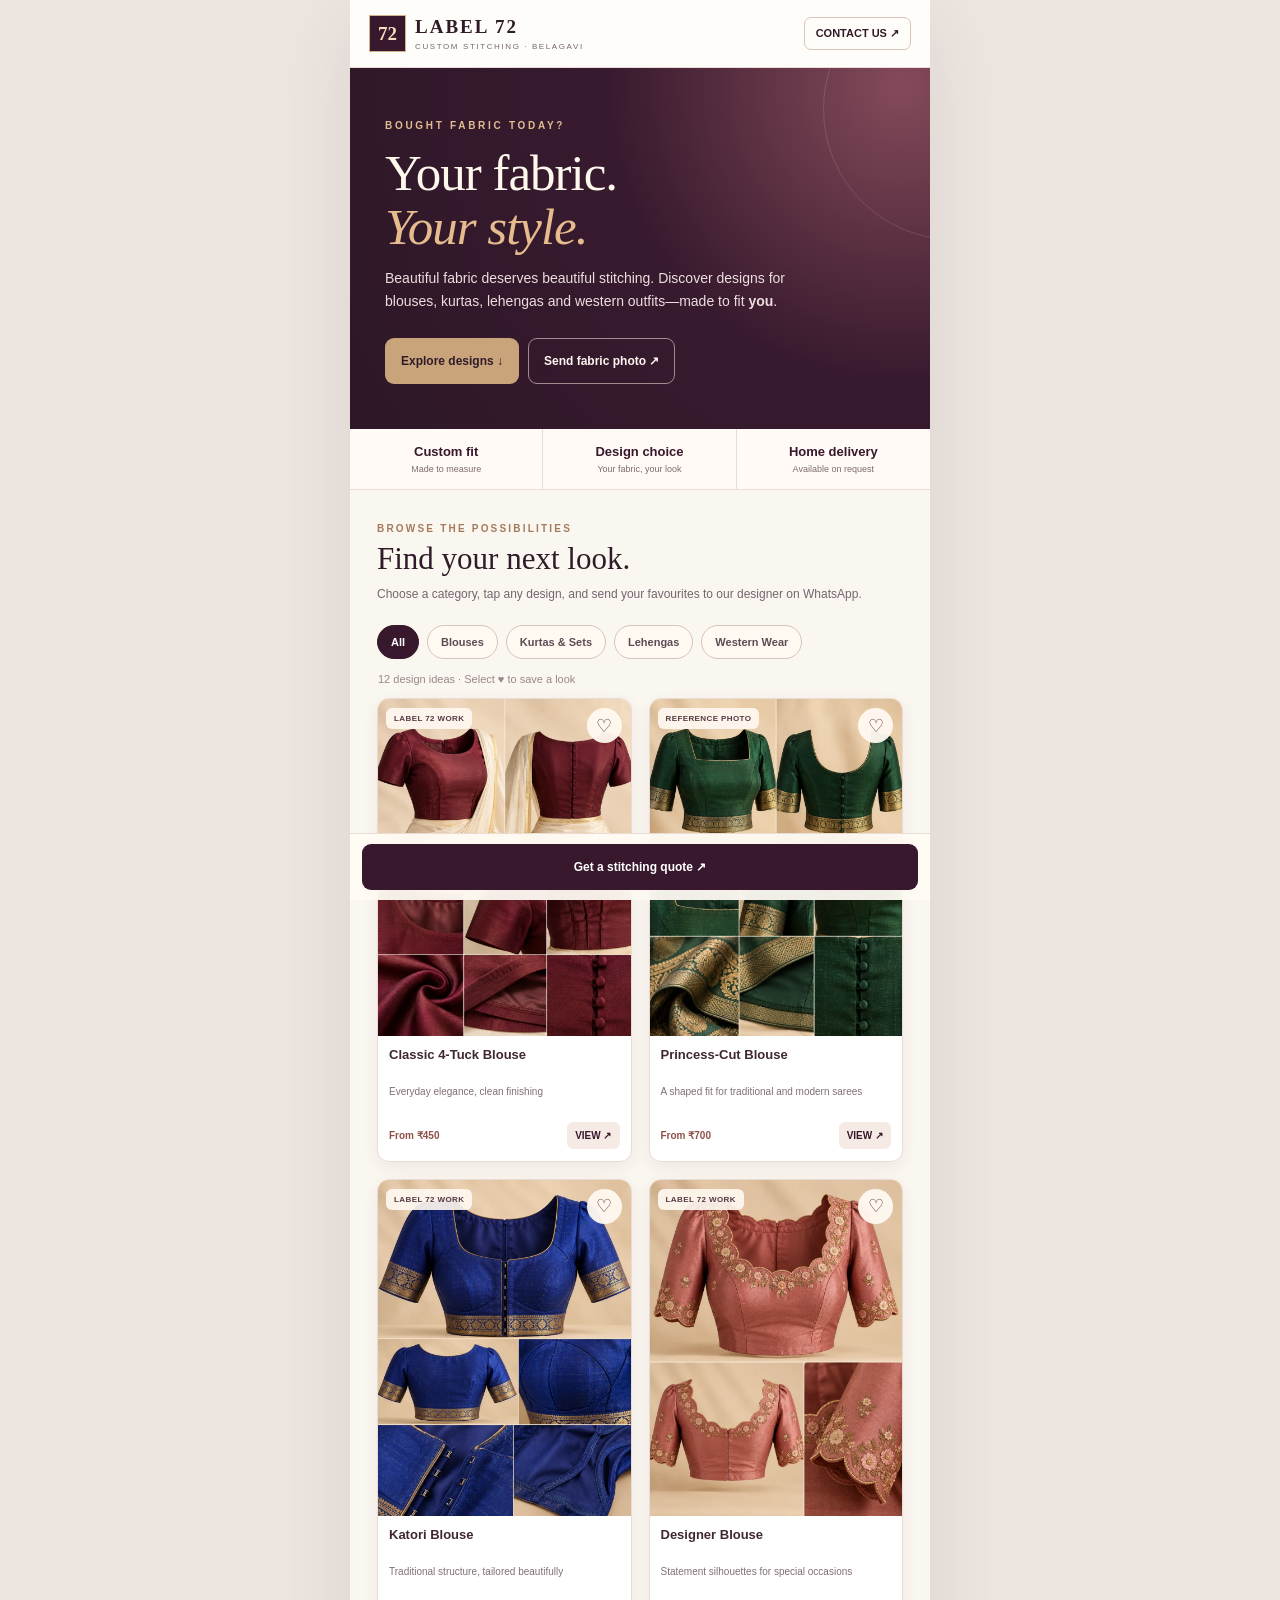
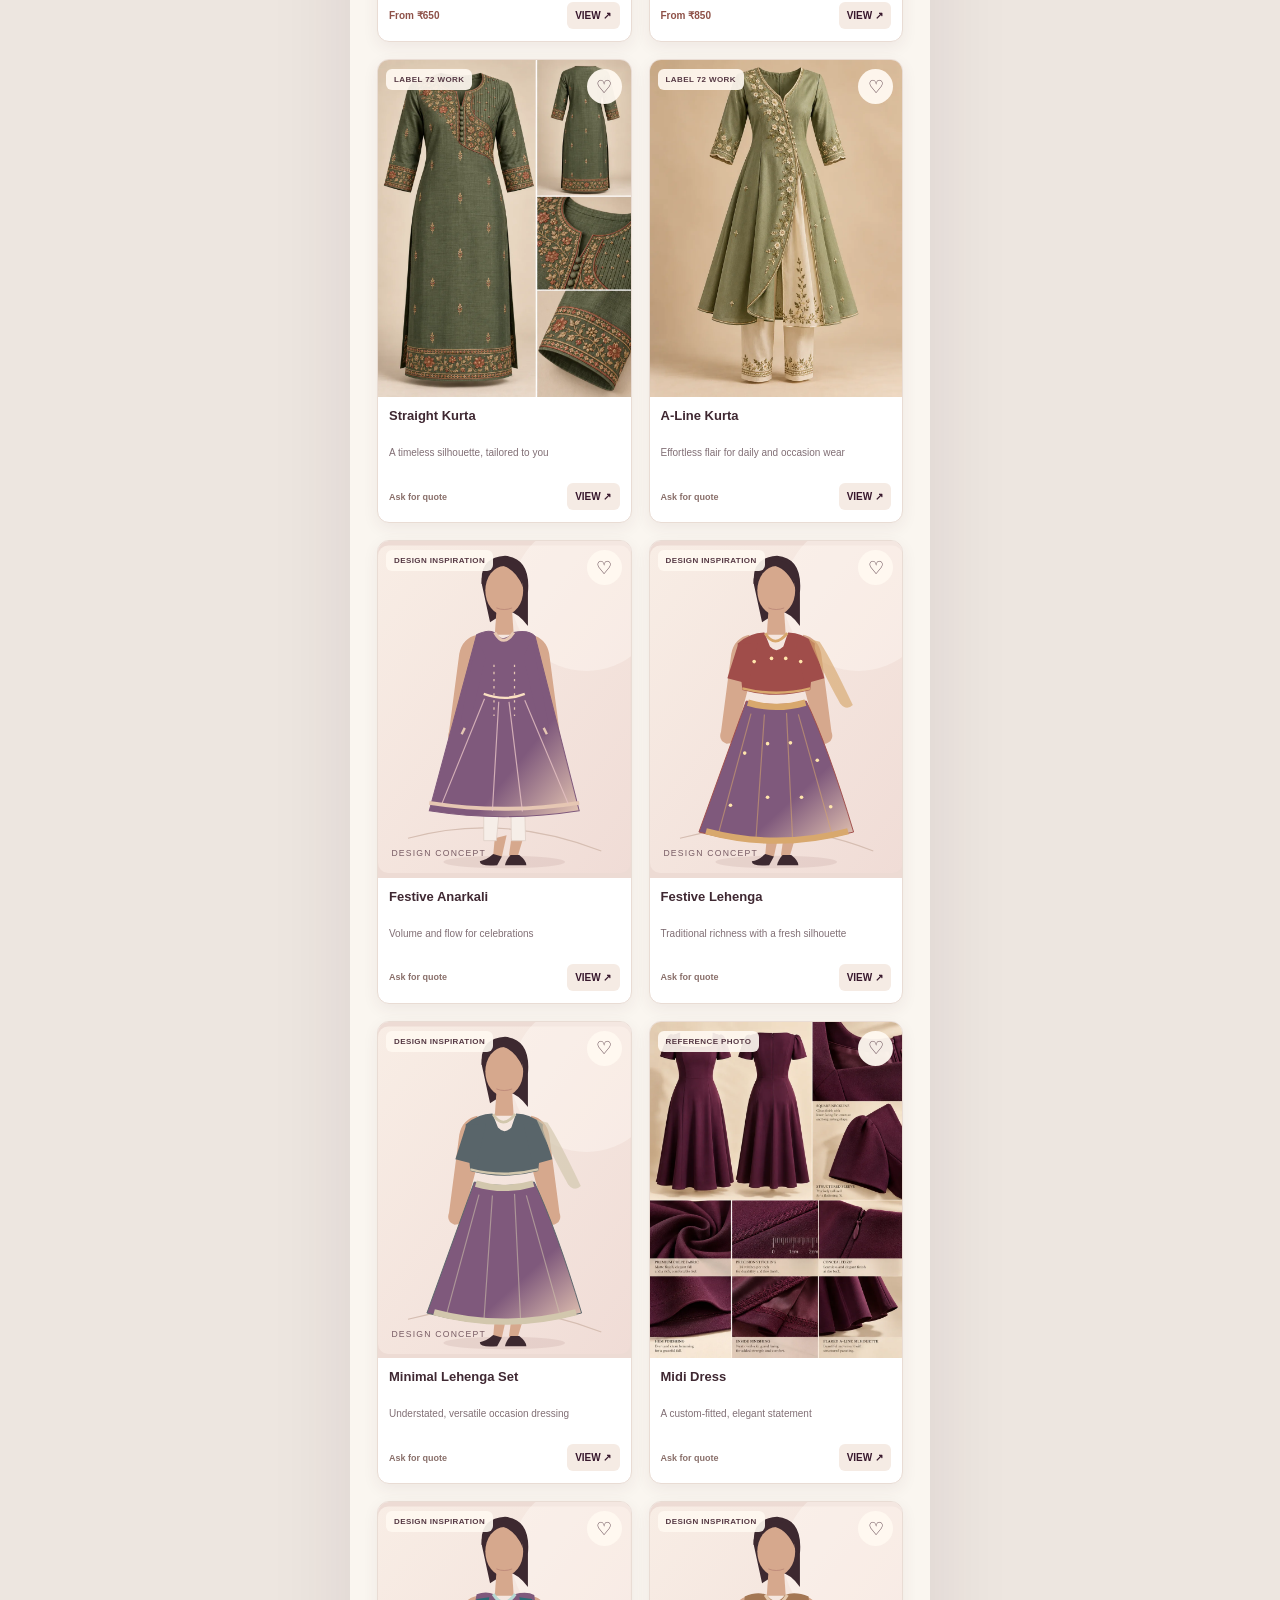
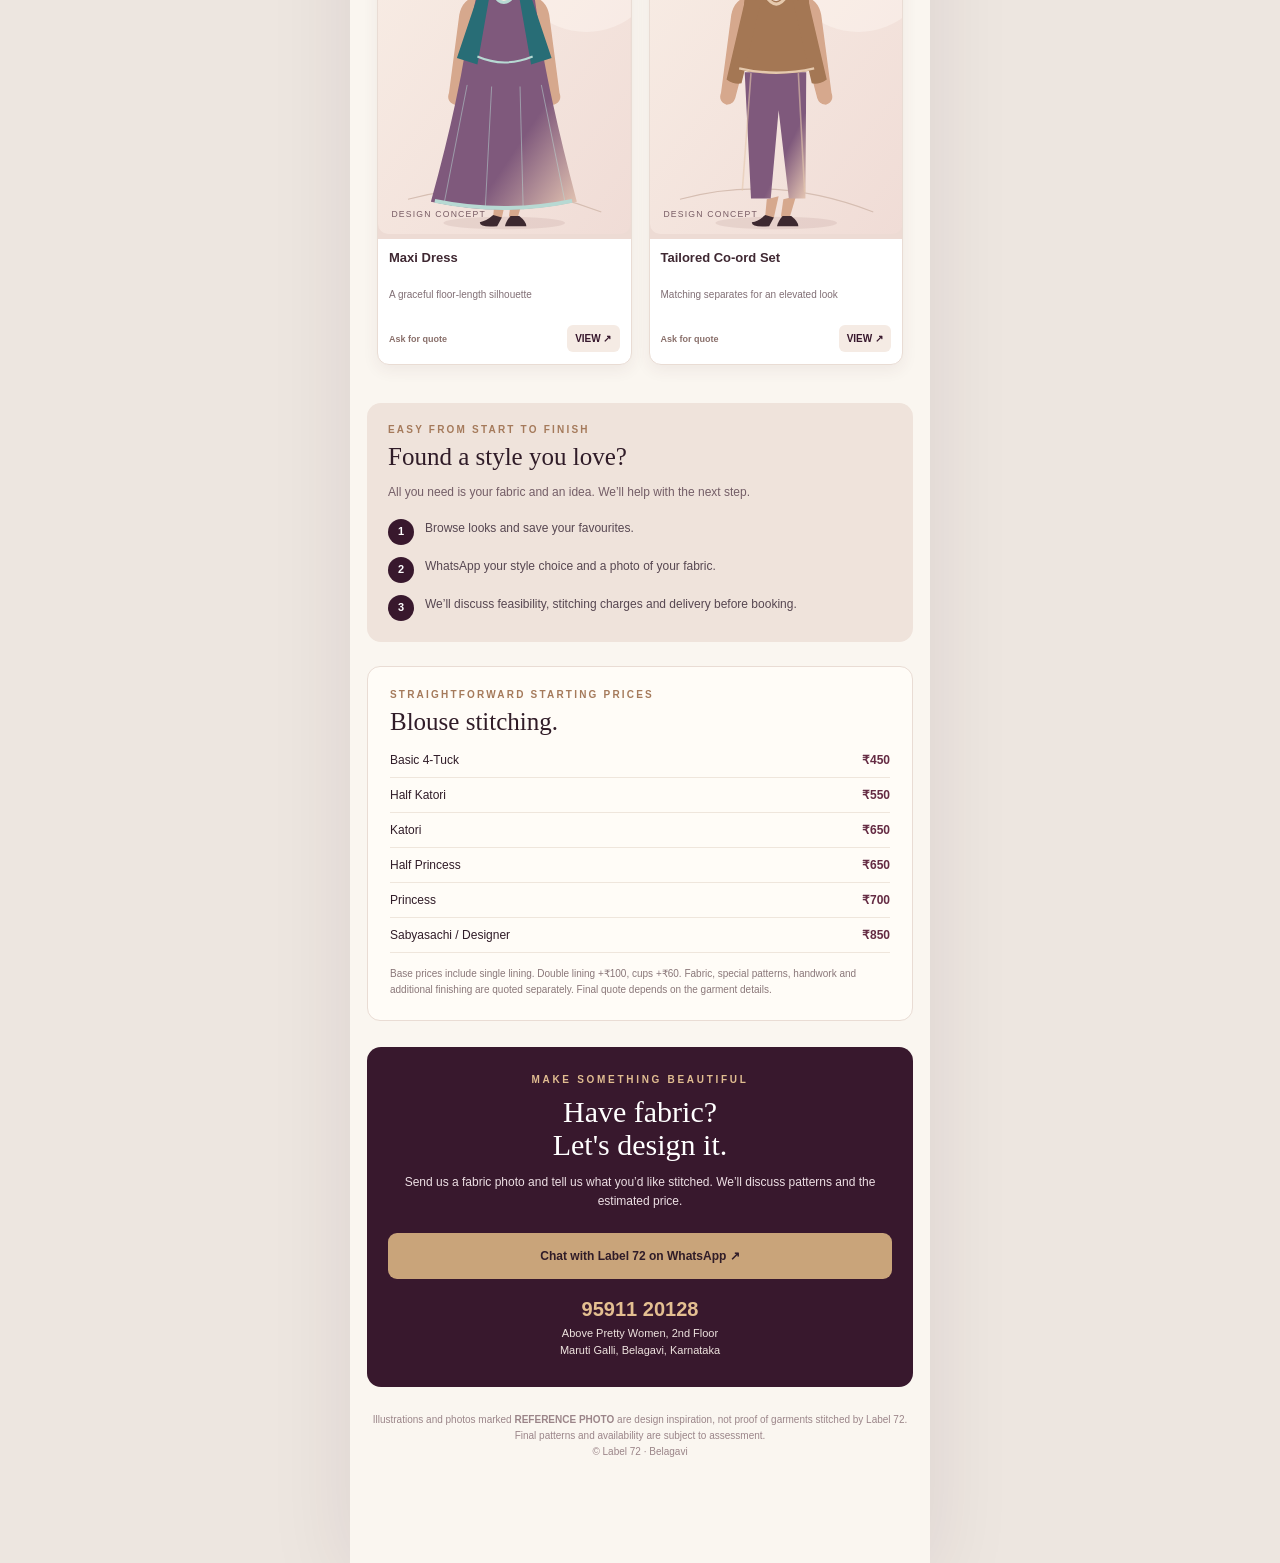
<file: index.html>
<!doctype html>
<html lang="en">
<head>
<meta charset="utf-8"><meta name="viewport" content="width=device-width,initial-scale=1,viewport-fit=cover">
<meta name="theme-color" content="#351A2E">
<meta name="description" content="Bought fabric? Explore blouse, kurta, lehenga and western-wear design inspiration. Get custom stitching from Label 72, Belagavi.">
<meta property="og:title" content="Label 72 | Your Fabric. Your Style.">
<meta property="og:description" content="Explore styles for your fabric and ask us for a stitching estimate on WhatsApp.">
<title>Label 72 | Your Fabric. Your Style.</title>
<style>
:root{--ink:#301c28;--plum:#38182d;--plum2:#58273c;--cream:#faf6f0;--white:#fffdf9;--rose:#f0ded8;--gold:#c9a47a;--muted:#756570;--border:#e9dcd4;--green:#185e43}
*{box-sizing:border-box}html{scroll-behavior:smooth}body{margin:0;background:#ede6e0;color:var(--ink);font-family:Arial,Helvetica,sans-serif;-webkit-font-smoothing:antialiased}
button,a{-webkit-tap-highlight-color:transparent}button{font:inherit;cursor:pointer}a{text-decoration:none;color:inherit}button:focus-visible,a:focus-visible{outline:3px solid #b8874f;outline-offset:3px}
.site{max-width:580px;min-height:100vh;background:var(--cream);margin:auto;box-shadow:0 15px 80px #38182d18;overflow:hidden}
header{background:var(--white);display:flex;align-items:center;justify-content:space-between;padding:15px 19px;position:sticky;top:0;z-index:22;border-bottom:1px solid var(--border)}.logo{display:flex;align-items:center;gap:9px}.mark{background:var(--plum);color:#f4dec0;width:37px;height:37px;display:grid;place-items:center;font-family:Georgia,serif;font-weight:bold;border:1px solid #ceb38d;font-size:19px}.brand{font:700 19px/1 Georgia,serif;letter-spacing:2px}.descriptor{font-size:8px;letter-spacing:1.6px;color:#776671;margin-top:5px}.headlink{font-size:11px;border:1px solid #d9c4b5;padding:9px 11px;border-radius:7px;font-weight:700}
.hero{background:radial-gradient(circle at 95% 5%,#844a5a 0,#381a2e 45%,#2e1828 95%);padding:42px 24px 35px;color:#fff8ed;position:relative;overflow:hidden}.hero:after{content:"";position:absolute;width:260px;height:260px;border:1px solid #ffffff21;border-radius:50%;right:-155px;top:-90px;pointer-events:none}.eyebrow{color:#e1bd91;letter-spacing:2.7px;font-size:10px;font-weight:800;text-transform:uppercase}.hero h1{font:normal 45px/1.05 Georgia,'Times New Roman',serif;letter-spacing:-1px;margin:16px 0 13px;max-width:450px}.hero h1 em{font-style:italic;color:#e6bb8e}.hero p{font-size:14px;line-height:1.65;color:#ecdedf;max-width:420px;margin:0 0 25px}.actions{display:flex;gap:9px;flex-wrap:wrap}.btn{display:inline-flex;align-items:center;justify-content:center;gap:7px;padding:14px 15px;border-radius:9px;font-size:12px;font-weight:800;border:1px solid transparent;text-align:center;line-height:1.35}.btn.primary{background:var(--gold);color:#301c28}.btn.outline{border-color:#a9888f;color:#fff5ef;background:transparent}.btn.dark{background:var(--plum);color:white}.btn.white{background:white;color:var(--plum);border-color:#e4d1c6}.btn.full{width:100%}.service-strip{display:grid;grid-template-columns:repeat(3,1fr);border-bottom:1px solid var(--border);background:#fffaf5}.service-strip div{text-align:center;padding:15px 5px;border-right:1px solid var(--border)}.service-strip div:last-child{border-right:0}.service-strip b{font-size:13px;color:var(--plum);display:block}.service-strip small{color:#7d6b70;display:block;margin-top:5px;font-size:9px}
section.collection{padding:33px 17px 18px}h2{font:normal 31px/1.1 Georgia,serif;margin:8px 0}.sectioneyebrow{font-size:10px;letter-spacing:2.2px;text-transform:uppercase;color:#a57a5b;font-weight:800}.sectionintro{color:var(--muted);font-size:12px;line-height:1.55;margin:8px 0 22px}.filters{display:flex;gap:8px;overflow-x:auto;padding:0 0 13px;scrollbar-width:none}.filters::-webkit-scrollbar{display:none}.filter{border:1px solid #d5c5bb;background:#fff9f2;color:#5d4b55;border-radius:999px;padding:10px 13px;white-space:nowrap;font-size:11px;font-weight:700}.filter.active{background:var(--plum);color:white;border-color:var(--plum)}.count{font-size:11px;color:#9a878c;margin:1px 1px 13px}.cards{display:grid;grid-template-columns:repeat(2,minmax(0,1fr));gap:13px}.card{background:white;border-radius:12px;overflow:hidden;border:1px solid var(--border);box-shadow:0 5px 16px #562d3312}.cardvisual{position:relative;background:#eddbd4;aspect-ratio:3/4}.cardvisual svg,.cardvisual img{height:100%;width:100%;display:block;object-fit:cover}.concept{position:absolute;top:9px;left:8px;max-width:calc(100% - 50px);font-size:8px;letter-spacing:.4px;font-weight:800;color:#563944;background:#fff9f1e8;padding:6px 8px;border-radius:6px}.fav{position:absolute;right:9px;top:9px;border:0;background:#fff9f1f2;color:#573a45;border-radius:50%;width:35px;height:35px;display:grid;place-items:center;font-size:18px}.fav.saved{color:#a02953;background:white}.cardbody{padding:11px 11px 12px}.cardbody h3{margin:0;font-size:13px;min-height:33px;line-height:1.3;color:#3f2832}.cardbody p{color:#816f75;font-size:10px;line-height:1.4;min-height:28px;margin:5px 0 9px}.cardbottom{display:flex;align-items:center;justify-content:space-between;gap:5px}.from{font-size:10px;font-weight:800;color:#8e5148}.from.na{color:#896f6a;font-size:9px}.view{font-size:10px;background:#f5ebe4;padding:8px;border-radius:6px;border:0;color:var(--plum);font-weight:800;white-space:nowrap}
.promo{background:#efe3db;margin:20px 17px 0;padding:21px;border-radius:14px}.promo h2{font-size:25px;margin:8px 0}.promo p{font-size:12px;color:#745e67;line-height:1.6}.steps{display:grid;gap:12px;margin-top:17px}.step{display:flex;align-items:flex-start;gap:11px;font-size:12px;color:#574751;line-height:1.55}.step b{border-radius:50%;min-width:26px;height:26px;display:grid;place-items:center;background:var(--plum);color:white;font-size:11px}.prices{margin:24px 17px 0;background:#fffcf7;border:1px solid var(--border);border-radius:13px;padding:22px}.prices h2{font-size:25px}.pricerow{display:flex;justify-content:space-between;font-size:12px;padding:10px 0;border-bottom:1px solid #efe6dc}.pricerow strong{color:#642b43}.fine{font-size:10px;color:#8a7779;line-height:1.6;margin:13px 0 0}
.visit{margin:26px 17px 0;background:var(--plum);color:white;text-align:center;border-radius:14px;padding:27px 21px}.visit h2{font-size:30px;line-height:1.1;margin:10px 0}.visit p{font-size:12px;line-height:1.6;color:#eddfe4}.visit .btn{margin-top:9px}.phone{font-size:20px;font-weight:800;color:#e4bf91;margin:19px 0 4px}.address{font-size:11px;line-height:1.6;color:#eee3df}.foot{padding:25px 18px 103px;font-size:10px;text-align:center;color:#9b8589;line-height:1.6}
.sticky{position:fixed;z-index:25;bottom:0;left:50%;transform:translateX(-50%);width:100%;max-width:580px;padding:10px 12px calc(10px + env(safe-area-inset-bottom));background:#fffcf5ef;border-top:1px solid var(--border);display:flex;gap:8px;backdrop-filter:blur(10px)}.sticky .btn{flex:1}.savedbutton{max-width:45%;background:#f0e3db;border:1px solid #d9c5b7;color:var(--plum)}.sticky .savedbutton[hidden]{display:none}
.modal{position:fixed;inset:0;display:none;z-index:60;background:#1d101ac7;align-items:flex-end;justify-content:center}.modal.open{display:flex}.panel{background:var(--cream);width:100%;max-width:580px;max-height:91vh;overflow:auto;border-radius:19px 19px 0 0;padding:20px 20px calc(26px + env(safe-area-inset-bottom))}.panelhead{display:flex;align-items:center;justify-content:space-between}.panelhead h2{margin:0;font-size:25px}.close{border:0;background:#eee1d9;color:#3c2633;border-radius:50%;width:36px;height:36px;font-size:23px}.panelvisual{background:#ebdbd3;border-radius:12px;margin:16px 0;overflow:hidden;max-height:310px;height:300px}.panelvisual svg,.panelvisual img{width:100%;height:100%;object-fit:contain}.panelp{font-size:13px;color:#6e5c65;line-height:1.6}.panelprice{display:flex;justify-content:space-between;background:white;padding:14px;border:1px solid #e2d3c8;border-radius:8px;font-size:13px;margin:13px 0}.panelprice b{color:#813e4e}.panel .btn{margin-top:9px}.panel .fine{margin-bottom:15px}.toast{position:fixed;bottom:91px;left:50%;transform:translateX(-50%);color:white;background:#39212e;border-radius:9px;padding:11px 17px;font-size:11px;z-index:80;display:none}
@media (min-width:580px){.hero{padding:52px 35px 45px}.hero h1{font-size:51px}.collection{padding-left:27px!important;padding-right:27px!important}.cards{gap:17px}.panel{border-radius:18px;max-height:85vh}.modal{align-items:center}}
</style>
</head>
<body>
<script id="l72-photo-data" type="application/json">{}</script>
<div hidden><template id="look-b1"><svg xmlns="http://www.w3.org/2000/svg" viewBox="0 0 320 415" role="img" aria-label="Illustrated Classic 4-Tuck Blouse design concept">
      <defs>
       <linearGradient id="bg" x1="0" y1="0" x2="1" y2="1"><stop stop-color="#F8EDE5"/><stop offset="1" stop-color="#F0DCD6"/></linearGradient>
       <linearGradient id="dress" x1="0" y1="0" x2="1" y2="1"><stop stop-color="#7A4860"/><stop offset=".65" stop-color="#7A4860"/><stop offset="1" stop-color="#D5A57E"/></linearGradient>
       <pattern id="dashes" width="13" height="13" patternUnits="userSpaceOnUse"><path d="M3 3 l3 3" stroke="#D5A57E" stroke-width=".7" opacity=".7"/></pattern>
      </defs>
      <rect width="320" height="415" rx="13" fill="url(#bg)"/>
      <circle cx="264" cy="64" r="95" fill="#FFF9F3" opacity=".38"/>
      <path d="M38 371 Q156 338 283 387" fill="none" stroke="#D6BEB2" stroke-width="1.4"/>
      <ellipse cx="160" cy="401" rx="77" ry="8" fill="#BF9F9B" opacity=".25"/>
      <path d="M132 51 Q127 15 161 13 Q194 16 190 60 L190 102 Q178 85 164 83 L142 97 Z" fill="#3D2930"/>
      <ellipse cx="160" cy="57" rx="24" ry="31" fill="#D6A88D"/>
      <path d="M135 54 Q139 23 159 26 Q175 31 184 53 L181 38 Q179 17 157 19 Q132 18 131 48" fill="#3D2930"/>
      <path d="M150 84 L148 113 L172 113 L170 84" fill="#D6A88D"/>
      <path d="M150 79 Q160 83 170 79" fill="none" stroke="#B88476" stroke-width="1"/>
      <path d="M126 113 Q107 117 103 137 L90 236 Q86 247 97 251 Q107 251 109 239 L128 167 Z" fill="#D6A88D"/>
      <path d="M194 113 Q213 117 217 137 L230 236 Q234 247 223 251 Q213 251 211 239 L192 167 Z" fill="#D6A88D"/>
      <path d="M148 371 L146 392 Q151 400 157 394 L163 367" fill="#D6A88D"/>
      <path d="M169 371 L166 392 Q171 400 177 394 L185 367" fill="#D6A88D"/>
      <path d="M146 391 Q137 399 129 400 Q129 407 151 405 L157 394" fill="#3D2930"/>
      <path d="M168 392 Q162 399 161 405 L188 405 Q188 399 179 392" fill="#3D2930"/>
    <path d="M122 194 Q160 199 198 193 L216 365 Q170 376 108 365 Z" fill="#D9C8B7"/>
          <path d="M127 200 Q141 267 124 363 M173 200 Q180 298 189 371 M194 196 Q187 275 208 363" stroke="#FFF9EE" stroke-width="2" fill="none" opacity=".6"/>
          <path d="M112 125 Q124 111 146 111 L151 128 Q160 140 169 128 L174 111 Q198 111 208 125 L202 183 Q160 195 118 183 Z" fill="url(#dress)" stroke="#7A4860" stroke-width="1.5"/>
          <path d="M114 124 L99 170 Q113 183 128 179 L139 123 Z M204 124 L221 170 Q210 184 192 179 L183 123 Z" fill="#7A4860"/>
          <path d="M108 163 Q112 169 125 170 M210 164 Q207 171 194 170" stroke="#D5A57E" stroke-width="3" fill="none"/>
          <path d="M146 112 Q154 131 160 131 Q166 131 174 112" fill="none" stroke="#D5A57E" stroke-width="4"/>
          <path d="M120 182 Q160 194 202 182" fill="none" stroke="#D5A57E" stroke-width="3"/>
          <path d="M118 184 Q177 188 206 216 Q214 233 207 249 Q186 214 124 209" fill="#D5A57E" opacity=".8"/>
          <path d="M119 185 Q174 189 205 211" stroke="#F9E6CD" stroke-width="1.5" fill="none"/>
        <path d="M127 165 L131 184 M143 169 L145 189 M178 169 L176 189 M192 165 L189 184" stroke="#DAB99F" stroke-width="1"/><text x="17" y="394" font-size="11" fill="#785C64" font-family="sans-serif" letter-spacing="1.5">DESIGN CONCEPT</text></svg></template>
<template id="look-b2"><svg xmlns="http://www.w3.org/2000/svg" viewBox="0 0 320 415" role="img" aria-label="Illustrated Princess-Cut Blouse design concept">
      <defs>
       <linearGradient id="bg" x1="0" y1="0" x2="1" y2="1"><stop stop-color="#F8EDE5"/><stop offset="1" stop-color="#F0DCD6"/></linearGradient>
       <linearGradient id="dress" x1="0" y1="0" x2="1" y2="1"><stop stop-color="#546C70"/><stop offset=".65" stop-color="#546C70"/><stop offset="1" stop-color="#D9C0A5"/></linearGradient>
       <pattern id="dashes" width="13" height="13" patternUnits="userSpaceOnUse"><path d="M3 3 l3 3" stroke="#D9C0A5" stroke-width=".7" opacity=".7"/></pattern>
      </defs>
      <rect width="320" height="415" rx="13" fill="url(#bg)"/>
      <circle cx="264" cy="64" r="95" fill="#FFF9F3" opacity=".38"/>
      <path d="M38 371 Q156 338 283 387" fill="none" stroke="#D6BEB2" stroke-width="1.4"/>
      <ellipse cx="160" cy="401" rx="77" ry="8" fill="#BF9F9B" opacity=".25"/>
      <path d="M132 51 Q127 15 161 13 Q194 16 190 60 L190 102 Q178 85 164 83 L142 97 Z" fill="#3D2930"/>
      <ellipse cx="160" cy="57" rx="24" ry="31" fill="#D6A88D"/>
      <path d="M135 54 Q139 23 159 26 Q175 31 184 53 L181 38 Q179 17 157 19 Q132 18 131 48" fill="#3D2930"/>
      <path d="M150 84 L148 113 L172 113 L170 84" fill="#D6A88D"/>
      <path d="M150 79 Q160 83 170 79" fill="none" stroke="#B88476" stroke-width="1"/>
      <path d="M126 113 Q107 117 103 137 L90 236 Q86 247 97 251 Q107 251 109 239 L128 167 Z" fill="#D6A88D"/>
      <path d="M194 113 Q213 117 217 137 L230 236 Q234 247 223 251 Q213 251 211 239 L192 167 Z" fill="#D6A88D"/>
      <path d="M148 371 L146 392 Q151 400 157 394 L163 367" fill="#D6A88D"/>
      <path d="M169 371 L166 392 Q171 400 177 394 L185 367" fill="#D6A88D"/>
      <path d="M146 391 Q137 399 129 400 Q129 407 151 405 L157 394" fill="#3D2930"/>
      <path d="M168 392 Q162 399 161 405 L188 405 Q188 399 179 392" fill="#3D2930"/>
    <path d="M122 194 Q160 199 198 193 L216 365 Q170 376 108 365 Z" fill="#D9C8B7"/>
          <path d="M127 200 Q141 267 124 363 M173 200 Q180 298 189 371 M194 196 Q187 275 208 363" stroke="#FFF9EE" stroke-width="2" fill="none" opacity=".6"/>
          <path d="M112 125 Q124 111 146 111 L151 128 Q160 140 169 128 L174 111 Q198 111 208 125 L202 183 Q160 195 118 183 Z" fill="url(#dress)" stroke="#546C70" stroke-width="1.5"/>
          <path d="M114 124 L99 170 Q113 183 128 179 L139 123 Z M204 124 L221 170 Q210 184 192 179 L183 123 Z" fill="#546C70"/>
          <path d="M108 163 Q112 169 125 170 M210 164 Q207 171 194 170" stroke="#D9C0A5" stroke-width="3" fill="none"/>
          <path d="M146 112 Q154 131 160 131 Q166 131 174 112" fill="none" stroke="#D9C0A5" stroke-width="4"/>
          <path d="M120 182 Q160 194 202 182" fill="none" stroke="#D9C0A5" stroke-width="3"/>
          <path d="M118 184 Q177 188 206 216 Q214 233 207 249 Q186 214 124 209" fill="#D9C0A5" opacity=".8"/>
          <path d="M119 185 Q174 189 205 211" stroke="#F9E6CD" stroke-width="1.5" fill="none"/>
        <path d="M144 139 Q140 161 139 186 M176 139 Q181 163 181 187" stroke="#F5DECC" stroke-width="1.5" fill="none"/><path d="M147 139 Q160 148 174 139" stroke="#F3DECF" stroke-width="1" fill="none"/><text x="17" y="394" font-size="11" fill="#785C64" font-family="sans-serif" letter-spacing="1.5">DESIGN CONCEPT</text></svg></template>
<template id="look-b3"><svg xmlns="http://www.w3.org/2000/svg" viewBox="0 0 320 415" role="img" aria-label="Illustrated Katori Blouse design concept">
      <defs>
       <linearGradient id="bg" x1="0" y1="0" x2="1" y2="1"><stop stop-color="#F8EDE5"/><stop offset="1" stop-color="#F0DCD6"/></linearGradient>
       <linearGradient id="dress" x1="0" y1="0" x2="1" y2="1"><stop stop-color="#944A58"/><stop offset=".65" stop-color="#944A58"/><stop offset="1" stop-color="#E6B89A"/></linearGradient>
       <pattern id="dashes" width="13" height="13" patternUnits="userSpaceOnUse"><path d="M3 3 l3 3" stroke="#E6B89A" stroke-width=".7" opacity=".7"/></pattern>
      </defs>
      <rect width="320" height="415" rx="13" fill="url(#bg)"/>
      <circle cx="264" cy="64" r="95" fill="#FFF9F3" opacity=".38"/>
      <path d="M38 371 Q156 338 283 387" fill="none" stroke="#D6BEB2" stroke-width="1.4"/>
      <ellipse cx="160" cy="401" rx="77" ry="8" fill="#BF9F9B" opacity=".25"/>
      <path d="M132 51 Q127 15 161 13 Q194 16 190 60 L190 102 Q178 85 164 83 L142 97 Z" fill="#3D2930"/>
      <ellipse cx="160" cy="57" rx="24" ry="31" fill="#D6A88D"/>
      <path d="M135 54 Q139 23 159 26 Q175 31 184 53 L181 38 Q179 17 157 19 Q132 18 131 48" fill="#3D2930"/>
      <path d="M150 84 L148 113 L172 113 L170 84" fill="#D6A88D"/>
      <path d="M150 79 Q160 83 170 79" fill="none" stroke="#B88476" stroke-width="1"/>
      <path d="M126 113 Q107 117 103 137 L90 236 Q86 247 97 251 Q107 251 109 239 L128 167 Z" fill="#D6A88D"/>
      <path d="M194 113 Q213 117 217 137 L230 236 Q234 247 223 251 Q213 251 211 239 L192 167 Z" fill="#D6A88D"/>
      <path d="M148 371 L146 392 Q151 400 157 394 L163 367" fill="#D6A88D"/>
      <path d="M169 371 L166 392 Q171 400 177 394 L185 367" fill="#D6A88D"/>
      <path d="M146 391 Q137 399 129 400 Q129 407 151 405 L157 394" fill="#3D2930"/>
      <path d="M168 392 Q162 399 161 405 L188 405 Q188 399 179 392" fill="#3D2930"/>
    <path d="M122 194 Q160 199 198 193 L216 365 Q170 376 108 365 Z" fill="#D9C8B7"/>
          <path d="M127 200 Q141 267 124 363 M173 200 Q180 298 189 371 M194 196 Q187 275 208 363" stroke="#FFF9EE" stroke-width="2" fill="none" opacity=".6"/>
          <path d="M112 125 Q124 111 146 111 L151 128 Q160 140 169 128 L174 111 Q198 111 208 125 L202 183 Q160 195 118 183 Z" fill="url(#dress)" stroke="#944A58" stroke-width="1.5"/>
          <path d="M114 124 L99 170 Q113 183 128 179 L139 123 Z M204 124 L221 170 Q210 184 192 179 L183 123 Z" fill="#944A58"/>
          <path d="M108 163 Q112 169 125 170 M210 164 Q207 171 194 170" stroke="#E6B89A" stroke-width="3" fill="none"/>
          <path d="M146 112 Q154 131 160 131 Q166 131 174 112" fill="none" stroke="#E6B89A" stroke-width="4"/>
          <path d="M120 182 Q160 194 202 182" fill="none" stroke="#E6B89A" stroke-width="3"/>
          <path d="M118 184 Q177 188 206 216 Q214 233 207 249 Q186 214 124 209" fill="#E6B89A" opacity=".8"/>
          <path d="M119 185 Q174 189 205 211" stroke="#F9E6CD" stroke-width="1.5" fill="none"/>
        <path d="M132 146 Q143 164 159 149 Q175 166 190 145" stroke="#F5DECC" stroke-width="2" fill="none"/><path d="M132 146 Q140 135 150 146 M170 146 Q180 135 190 145" stroke="#F5DECC" stroke-width="1.4" fill="none"/><text x="17" y="394" font-size="11" fill="#785C64" font-family="sans-serif" letter-spacing="1.5">DESIGN CONCEPT</text></svg></template>
<template id="look-b4"><svg xmlns="http://www.w3.org/2000/svg" viewBox="0 0 320 415" role="img" aria-label="Illustrated Label 72 Designer Blouse design concept">
      <defs>
       <linearGradient id="bg" x1="0" y1="0" x2="1" y2="1"><stop stop-color="#F8EDE5"/><stop offset="1" stop-color="#F0DCD6"/></linearGradient>
       <linearGradient id="dress" x1="0" y1="0" x2="1" y2="1"><stop stop-color="#384B72"/><stop offset=".65" stop-color="#384B72"/><stop offset="1" stop-color="#E7BB86"/></linearGradient>
       <pattern id="dashes" width="13" height="13" patternUnits="userSpaceOnUse"><path d="M3 3 l3 3" stroke="#E7BB86" stroke-width=".7" opacity=".7"/></pattern>
      </defs>
      <rect width="320" height="415" rx="13" fill="url(#bg)"/>
      <circle cx="264" cy="64" r="95" fill="#FFF9F3" opacity=".38"/>
      <path d="M38 371 Q156 338 283 387" fill="none" stroke="#D6BEB2" stroke-width="1.4"/>
      <ellipse cx="160" cy="401" rx="77" ry="8" fill="#BF9F9B" opacity=".25"/>
      <path d="M132 51 Q127 15 161 13 Q194 16 190 60 L190 102 Q178 85 164 83 L142 97 Z" fill="#3D2930"/>
      <ellipse cx="160" cy="57" rx="24" ry="31" fill="#D6A88D"/>
      <path d="M135 54 Q139 23 159 26 Q175 31 184 53 L181 38 Q179 17 157 19 Q132 18 131 48" fill="#3D2930"/>
      <path d="M150 84 L148 113 L172 113 L170 84" fill="#D6A88D"/>
      <path d="M150 79 Q160 83 170 79" fill="none" stroke="#B88476" stroke-width="1"/>
      <path d="M126 113 Q107 117 103 137 L90 236 Q86 247 97 251 Q107 251 109 239 L128 167 Z" fill="#D6A88D"/>
      <path d="M194 113 Q213 117 217 137 L230 236 Q234 247 223 251 Q213 251 211 239 L192 167 Z" fill="#D6A88D"/>
      <path d="M148 371 L146 392 Q151 400 157 394 L163 367" fill="#D6A88D"/>
      <path d="M169 371 L166 392 Q171 400 177 394 L185 367" fill="#D6A88D"/>
      <path d="M146 391 Q137 399 129 400 Q129 407 151 405 L157 394" fill="#3D2930"/>
      <path d="M168 392 Q162 399 161 405 L188 405 Q188 399 179 392" fill="#3D2930"/>
    <path d="M122 194 Q160 199 198 193 L216 365 Q170 376 108 365 Z" fill="#D9C8B7"/>
          <path d="M127 200 Q141 267 124 363 M173 200 Q180 298 189 371 M194 196 Q187 275 208 363" stroke="#FFF9EE" stroke-width="2" fill="none" opacity=".6"/>
          <path d="M112 125 Q124 111 146 111 L151 128 Q160 140 169 128 L174 111 Q198 111 208 125 L202 183 Q160 195 118 183 Z" fill="url(#dress)" stroke="#384B72" stroke-width="1.5"/>
          <path d="M114 124 L99 170 Q113 183 128 179 L139 123 Z M204 124 L221 170 Q210 184 192 179 L183 123 Z" fill="#384B72"/>
          <path d="M108 163 Q112 169 125 170 M210 164 Q207 171 194 170" stroke="#E7BB86" stroke-width="3" fill="none"/>
          <path d="M146 112 Q154 131 160 131 Q166 131 174 112" fill="none" stroke="#E7BB86" stroke-width="4"/>
          <path d="M120 182 Q160 194 202 182" fill="none" stroke="#E7BB86" stroke-width="3"/>
          <path d="M118 184 Q177 188 206 216 Q214 233 207 249 Q186 214 124 209" fill="#E7BB86" opacity=".8"/>
          <path d="M119 185 Q174 189 205 211" stroke="#F9E6CD" stroke-width="1.5" fill="none"/>
        <path d="M126 122 Q140 142 151 134 Q160 143 170 134 Q187 141 198 122" stroke="#E9BE79" stroke-width="4" fill="none"/><g fill="#F0C98D"><circle cx="118" cy="140" r="2"/><circle cx="124" cy="149" r="2"/><circle cx="200" cy="141" r="2"/><circle cx="196" cy="149" r="2"/><circle cx="139" cy="164" r="2"/><circle cx="153" cy="170" r="2"/><circle cx="168" cy="170" r="2"/><circle cx="183" cy="164" r="2"/><circle cx="157" cy="183" r="2"/></g><text x="17" y="394" font-size="11" fill="#785C64" font-family="sans-serif" letter-spacing="1.5">DESIGN CONCEPT</text></svg></template>
<template id="look-k1"><svg xmlns="http://www.w3.org/2000/svg" viewBox="0 0 320 415" role="img" aria-label="Illustrated Contemporary Straight Kurta design concept">
      <defs>
       <linearGradient id="bg" x1="0" y1="0" x2="1" y2="1"><stop stop-color="#F8EDE5"/><stop offset="1" stop-color="#F0DCD6"/></linearGradient>
       <linearGradient id="dress" x1="0" y1="0" x2="1" y2="1"><stop stop-color="#8C5B4A"/><stop offset=".65" stop-color="#8C5B4A"/><stop offset="1" stop-color="#ECC7A0"/></linearGradient>
       <pattern id="dashes" width="13" height="13" patternUnits="userSpaceOnUse"><path d="M3 3 l3 3" stroke="#ECC7A0" stroke-width=".7" opacity=".7"/></pattern>
      </defs>
      <rect width="320" height="415" rx="13" fill="url(#bg)"/>
      <circle cx="264" cy="64" r="95" fill="#FFF9F3" opacity=".38"/>
      <path d="M38 371 Q156 338 283 387" fill="none" stroke="#D6BEB2" stroke-width="1.4"/>
      <ellipse cx="160" cy="401" rx="77" ry="8" fill="#BF9F9B" opacity=".25"/>
      <path d="M132 51 Q127 15 161 13 Q194 16 190 60 L190 102 Q178 85 164 83 L142 97 Z" fill="#3D2930"/>
      <ellipse cx="160" cy="57" rx="24" ry="31" fill="#D6A88D"/>
      <path d="M135 54 Q139 23 159 26 Q175 31 184 53 L181 38 Q179 17 157 19 Q132 18 131 48" fill="#3D2930"/>
      <path d="M150 84 L148 113 L172 113 L170 84" fill="#D6A88D"/>
      <path d="M150 79 Q160 83 170 79" fill="none" stroke="#B88476" stroke-width="1"/>
      <path d="M126 113 Q107 117 103 137 L90 236 Q86 247 97 251 Q107 251 109 239 L128 167 Z" fill="#D6A88D"/>
      <path d="M194 113 Q213 117 217 137 L230 236 Q234 247 223 251 Q213 251 211 239 L192 167 Z" fill="#D6A88D"/>
      <path d="M148 371 L146 392 Q151 400 157 394 L163 367" fill="#D6A88D"/>
      <path d="M169 371 L166 392 Q171 400 177 394 L185 367" fill="#D6A88D"/>
      <path d="M146 391 Q137 399 129 400 Q129 407 151 405 L157 394" fill="#3D2930"/>
      <path d="M168 392 Q162 399 161 405 L188 405 Q188 399 179 392" fill="#3D2930"/>
    <path d="M134 294 L134 374 L150 374 L157 301 M168 299 L169 374 L187 374 L185 293" fill="#F6EEE8" stroke="#DFCEC5" stroke-width="1"/>
          <path d="M125 113 Q139 106 147 110 Q158 126 172 110 Q191 106 199 115 L203 336 Q160 351 121 336 Z" fill="url(#dress)" stroke="#8C5B4A" stroke-width="1.3"/>
          <path d="M125 117 L103 232 Q104 242 112 242 L137 141 Z M195 117 L217 232 Q216 242 208 242 L184 141 Z" fill="#8C5B4A"/>
          <path d="M148 110 Q159 130 172 110" fill="none" stroke="#ECC7A0" stroke-width="4"/>
          <path d="M121 326 Q160 341 203 326" stroke="#ECC7A0" stroke-width="5" fill="none"/>
          <path d="M110 231 L106 239 M210 231 L214 239" stroke="#ECC7A0" stroke-width="3"/>
          <path d="M147 151 L147 216 M173 151 L173 216" stroke="#ECC7A0" stroke-width="1.6" stroke-dasharray="3 6" fill="none"/>
        <text x="17" y="394" font-size="11" fill="#785C64" font-family="sans-serif" letter-spacing="1.5">DESIGN CONCEPT</text></svg></template>
<template id="look-k2"><svg xmlns="http://www.w3.org/2000/svg" viewBox="0 0 320 415" role="img" aria-label="Illustrated Flowing A-Line Kurta design concept">
      <defs>
       <linearGradient id="bg" x1="0" y1="0" x2="1" y2="1"><stop stop-color="#F8EDE5"/><stop offset="1" stop-color="#F0DCD6"/></linearGradient>
       <linearGradient id="dress" x1="0" y1="0" x2="1" y2="1"><stop stop-color="#3C6D69"/><stop offset=".65" stop-color="#3C6D69"/><stop offset="1" stop-color="#B8C5AA"/></linearGradient>
       <pattern id="dashes" width="13" height="13" patternUnits="userSpaceOnUse"><path d="M3 3 l3 3" stroke="#B8C5AA" stroke-width=".7" opacity=".7"/></pattern>
      </defs>
      <rect width="320" height="415" rx="13" fill="url(#bg)"/>
      <circle cx="264" cy="64" r="95" fill="#FFF9F3" opacity=".38"/>
      <path d="M38 371 Q156 338 283 387" fill="none" stroke="#D6BEB2" stroke-width="1.4"/>
      <ellipse cx="160" cy="401" rx="77" ry="8" fill="#BF9F9B" opacity=".25"/>
      <path d="M132 51 Q127 15 161 13 Q194 16 190 60 L190 102 Q178 85 164 83 L142 97 Z" fill="#3D2930"/>
      <ellipse cx="160" cy="57" rx="24" ry="31" fill="#D6A88D"/>
      <path d="M135 54 Q139 23 159 26 Q175 31 184 53 L181 38 Q179 17 157 19 Q132 18 131 48" fill="#3D2930"/>
      <path d="M150 84 L148 113 L172 113 L170 84" fill="#D6A88D"/>
      <path d="M150 79 Q160 83 170 79" fill="none" stroke="#B88476" stroke-width="1"/>
      <path d="M126 113 Q107 117 103 137 L90 236 Q86 247 97 251 Q107 251 109 239 L128 167 Z" fill="#D6A88D"/>
      <path d="M194 113 Q213 117 217 137 L230 236 Q234 247 223 251 Q213 251 211 239 L192 167 Z" fill="#D6A88D"/>
      <path d="M148 371 L146 392 Q151 400 157 394 L163 367" fill="#D6A88D"/>
      <path d="M169 371 L166 392 Q171 400 177 394 L185 367" fill="#D6A88D"/>
      <path d="M146 391 Q137 399 129 400 Q129 407 151 405 L157 394" fill="#3D2930"/>
      <path d="M168 392 Q162 399 161 405 L188 405 Q188 399 179 392" fill="#3D2930"/>
    <path d="M134 294 L134 374 L150 374 L157 301 M168 299 L169 374 L187 374 L185 293" fill="#F6EEE8" stroke="#DFCEC5" stroke-width="1"/>
          <path d="M125 113 Q139 106 147 110 Q158 126 172 110 Q191 106 199 115 L235 336 Q160 351 85 336 Z" fill="url(#dress)" stroke="#3C6D69" stroke-width="1.3"/>
          <path d="M125 117 L103 232 Q104 242 112 242 L137 141 Z M195 117 L217 232 Q216 242 208 242 L184 141 Z" fill="#3C6D69"/>
          <path d="M148 110 Q159 130 172 110" fill="none" stroke="#B8C5AA" stroke-width="4"/>
          <path d="M85 326 Q160 341 235 326" stroke="#B8C5AA" stroke-width="5" fill="none"/>
          <path d="M110 231 L106 239 M210 231 L214 239" stroke="#B8C5AA" stroke-width="3"/>
          <path d="M147 151 L147 216 M173 151 L173 216" stroke="#B8C5AA" stroke-width="1.6" stroke-dasharray="3 6" fill="none"/>
        <path d="M133 203 L100 324 M185 203 L218 325" stroke="#D1E0D4" stroke-width="2" opacity=".55"/><text x="17" y="394" font-size="11" fill="#785C64" font-family="sans-serif" letter-spacing="1.5">DESIGN CONCEPT</text></svg></template>
<template id="look-k3"><svg xmlns="http://www.w3.org/2000/svg" viewBox="0 0 320 415" role="img" aria-label="Illustrated Festive Anarkali design concept">
      <defs>
       <linearGradient id="bg" x1="0" y1="0" x2="1" y2="1"><stop stop-color="#F8EDE5"/><stop offset="1" stop-color="#F0DCD6"/></linearGradient>
       <linearGradient id="dress" x1="0" y1="0" x2="1" y2="1"><stop stop-color="#7F597C"/><stop offset=".65" stop-color="#7F597C"/><stop offset="1" stop-color="#E6C7B3"/></linearGradient>
       <pattern id="dashes" width="13" height="13" patternUnits="userSpaceOnUse"><path d="M3 3 l3 3" stroke="#E6C7B3" stroke-width=".7" opacity=".7"/></pattern>
      </defs>
      <rect width="320" height="415" rx="13" fill="url(#bg)"/>
      <circle cx="264" cy="64" r="95" fill="#FFF9F3" opacity=".38"/>
      <path d="M38 371 Q156 338 283 387" fill="none" stroke="#D6BEB2" stroke-width="1.4"/>
      <ellipse cx="160" cy="401" rx="77" ry="8" fill="#BF9F9B" opacity=".25"/>
      <path d="M132 51 Q127 15 161 13 Q194 16 190 60 L190 102 Q178 85 164 83 L142 97 Z" fill="#3D2930"/>
      <ellipse cx="160" cy="57" rx="24" ry="31" fill="#D6A88D"/>
      <path d="M135 54 Q139 23 159 26 Q175 31 184 53 L181 38 Q179 17 157 19 Q132 18 131 48" fill="#3D2930"/>
      <path d="M150 84 L148 113 L172 113 L170 84" fill="#D6A88D"/>
      <path d="M150 79 Q160 83 170 79" fill="none" stroke="#B88476" stroke-width="1"/>
      <path d="M126 113 Q107 117 103 137 L90 236 Q86 247 97 251 Q107 251 109 239 L128 167 Z" fill="#D6A88D"/>
      <path d="M194 113 Q213 117 217 137 L230 236 Q234 247 223 251 Q213 251 211 239 L192 167 Z" fill="#D6A88D"/>
      <path d="M148 371 L146 392 Q151 400 157 394 L163 367" fill="#D6A88D"/>
      <path d="M169 371 L166 392 Q171 400 177 394 L185 367" fill="#D6A88D"/>
      <path d="M146 391 Q137 399 129 400 Q129 407 151 405 L157 394" fill="#3D2930"/>
      <path d="M168 392 Q162 399 161 405 L188 405 Q188 399 179 392" fill="#3D2930"/>
    <path d="M134 294 L134 374 L150 374 L157 301 M168 299 L169 374 L187 374 L185 293" fill="#F6EEE8" stroke="#DFCEC5" stroke-width="1"/>
          <path d="M125 113 Q139 106 147 110 Q158 126 172 110 Q191 106 199 115 L255 336 Q160 351 65 336 Z" fill="url(#dress)" stroke="#7F597C" stroke-width="1.3"/>
          <path d="M125 117 L103 232 Q104 242 112 242 L137 141 Z M195 117 L217 232 Q216 242 208 242 L184 141 Z" fill="#7F597C"/>
          <path d="M148 110 Q159 130 172 110" fill="none" stroke="#E6C7B3" stroke-width="4"/>
          <path d="M65 326 Q160 341 255 326" stroke="#E6C7B3" stroke-width="5" fill="none"/>
          <path d="M110 231 L106 239 M210 231 L214 239" stroke="#E6C7B3" stroke-width="3"/>
          <path d="M147 151 L147 216 M173 151 L173 216" stroke="#E6C7B3" stroke-width="1.6" stroke-dasharray="3 6" fill="none"/>
        <path d="M135 194 L81 327 M153 198 L145 336 M166 198 L183 337 M186 196 L241 327" stroke="#E8C4C5" stroke-width="1.5" fill="none" opacity=".8"/><path d="M134 188 Q162 198 186 188" stroke="#FAE0C2" stroke-width="3" fill="none"/><text x="17" y="394" font-size="11" fill="#785C64" font-family="sans-serif" letter-spacing="1.5">DESIGN CONCEPT</text></svg></template>
<template id="look-l1"><svg xmlns="http://www.w3.org/2000/svg" viewBox="0 0 320 415" role="img" aria-label="Illustrated Modern Festive Lehenga design concept">
      <defs>
       <linearGradient id="bg" x1="0" y1="0" x2="1" y2="1"><stop stop-color="#F8EDE5"/><stop offset="1" stop-color="#F0DCD6"/></linearGradient>
       <linearGradient id="dress" x1="0" y1="0" x2="1" y2="1"><stop stop-color="#A04D4A"/><stop offset=".65" stop-color="#A04D4A"/><stop offset="1" stop-color="#D8A86D"/></linearGradient>
       <pattern id="dashes" width="13" height="13" patternUnits="userSpaceOnUse"><path d="M3 3 l3 3" stroke="#D8A86D" stroke-width=".7" opacity=".7"/></pattern>
      </defs>
      <rect width="320" height="415" rx="13" fill="url(#bg)"/>
      <circle cx="264" cy="64" r="95" fill="#FFF9F3" opacity=".38"/>
      <path d="M38 371 Q156 338 283 387" fill="none" stroke="#D6BEB2" stroke-width="1.4"/>
      <ellipse cx="160" cy="401" rx="77" ry="8" fill="#BF9F9B" opacity=".25"/>
      <path d="M132 51 Q127 15 161 13 Q194 16 190 60 L190 102 Q178 85 164 83 L142 97 Z" fill="#3D2930"/>
      <ellipse cx="160" cy="57" rx="24" ry="31" fill="#D6A88D"/>
      <path d="M135 54 Q139 23 159 26 Q175 31 184 53 L181 38 Q179 17 157 19 Q132 18 131 48" fill="#3D2930"/>
      <path d="M150 84 L148 113 L172 113 L170 84" fill="#D6A88D"/>
      <path d="M150 79 Q160 83 170 79" fill="none" stroke="#B88476" stroke-width="1"/>
      <path d="M126 113 Q107 117 103 137 L90 236 Q86 247 97 251 Q107 251 109 239 L128 167 Z" fill="#D6A88D"/>
      <path d="M194 113 Q213 117 217 137 L230 236 Q234 247 223 251 Q213 251 211 239 L192 167 Z" fill="#D6A88D"/>
      <path d="M148 371 L146 392 Q151 400 157 394 L163 367" fill="#D6A88D"/>
      <path d="M169 371 L166 392 Q171 400 177 394 L185 367" fill="#D6A88D"/>
      <path d="M146 391 Q137 399 129 400 Q129 407 151 405 L157 394" fill="#3D2930"/>
      <path d="M168 392 Q162 399 161 405 L188 405 Q188 399 179 392" fill="#3D2930"/>
    <path d="M122 197 Q160 206 198 197 Q226 256 258 363 Q159 389 62 363 Z" fill="url(#dress)" stroke="#A04D4A" stroke-width="1.2"/>
         <path d="M124 199 Q160 210 197 199" stroke="#D8A86D" stroke-width="8" fill="none"/>
         <path d="M128 213 L87 364 M145 214 L134 376 M173 212 L181 378 M188 214 L231 367" stroke="#D8A86D" stroke-width="1.5" fill="none" opacity=".55"/>
         <path d="M111 124 Q127 110 145 110 L152 128 Q160 137 169 128 L175 110 Q193 110 209 124 L203 183 Q160 195 117 183 Z" fill="#A04D4A"/>
         <path d="M112 124 L98 168 L125 175 L137 123 Z M207 124 L221 168 L196 175 L184 123 Z" fill="#A04D4A"/>
         <path d="M146 111 Q158 131 174 111" stroke="#D8A86D" stroke-width="3.5" fill="none"/>
         <path d="M117 181 Q160 192 203 181" stroke="#D8A86D" stroke-width="3" fill="none"/>
         <path d="M71 362 Q160 386 251 362" stroke="#D8A86D" stroke-width="8" fill="none"/>
         <path d="M201 118 Q222 167 241 200 Q249 210 257 202 Q229 143 215 122 Z" fill="#D8A86D" opacity=".65"/>
        <g fill="#FFE5AC"><circle cx="132" cy="147" r="2.3"/><circle cx="154" cy="143" r="2.3"/><circle cx="172" cy="143" r="2.3"/><circle cx="191" cy="147" r="2.3"/><circle cx="120" cy="263" r="2.3"/><circle cx="149" cy="251" r="2.3"/><circle cx="178" cy="250" r="2.3"/><circle cx="212" cy="272" r="2.3"/><circle cx="102" cy="329" r="2.3"/><circle cx="149" cy="319" r="2.3"/><circle cx="192" cy="319" r="2.3"/><circle cx="229" cy="331" r="2.3"/></g><text x="17" y="394" font-size="11" fill="#785C64" font-family="sans-serif" letter-spacing="1.5">DESIGN CONCEPT</text></svg></template>
<template id="look-l2"><svg xmlns="http://www.w3.org/2000/svg" viewBox="0 0 320 415" role="img" aria-label="Illustrated Minimal Lehenga Set design concept">
      <defs>
       <linearGradient id="bg" x1="0" y1="0" x2="1" y2="1"><stop stop-color="#F8EDE5"/><stop offset="1" stop-color="#F0DCD6"/></linearGradient>
       <linearGradient id="dress" x1="0" y1="0" x2="1" y2="1"><stop stop-color="#59656A"/><stop offset=".65" stop-color="#59656A"/><stop offset="1" stop-color="#D2C7AD"/></linearGradient>
       <pattern id="dashes" width="13" height="13" patternUnits="userSpaceOnUse"><path d="M3 3 l3 3" stroke="#D2C7AD" stroke-width=".7" opacity=".7"/></pattern>
      </defs>
      <rect width="320" height="415" rx="13" fill="url(#bg)"/>
      <circle cx="264" cy="64" r="95" fill="#FFF9F3" opacity=".38"/>
      <path d="M38 371 Q156 338 283 387" fill="none" stroke="#D6BEB2" stroke-width="1.4"/>
      <ellipse cx="160" cy="401" rx="77" ry="8" fill="#BF9F9B" opacity=".25"/>
      <path d="M132 51 Q127 15 161 13 Q194 16 190 60 L190 102 Q178 85 164 83 L142 97 Z" fill="#3D2930"/>
      <ellipse cx="160" cy="57" rx="24" ry="31" fill="#D6A88D"/>
      <path d="M135 54 Q139 23 159 26 Q175 31 184 53 L181 38 Q179 17 157 19 Q132 18 131 48" fill="#3D2930"/>
      <path d="M150 84 L148 113 L172 113 L170 84" fill="#D6A88D"/>
      <path d="M150 79 Q160 83 170 79" fill="none" stroke="#B88476" stroke-width="1"/>
      <path d="M126 113 Q107 117 103 137 L90 236 Q86 247 97 251 Q107 251 109 239 L128 167 Z" fill="#D6A88D"/>
      <path d="M194 113 Q213 117 217 137 L230 236 Q234 247 223 251 Q213 251 211 239 L192 167 Z" fill="#D6A88D"/>
      <path d="M148 371 L146 392 Q151 400 157 394 L163 367" fill="#D6A88D"/>
      <path d="M169 371 L166 392 Q171 400 177 394 L185 367" fill="#D6A88D"/>
      <path d="M146 391 Q137 399 129 400 Q129 407 151 405 L157 394" fill="#3D2930"/>
      <path d="M168 392 Q162 399 161 405 L188 405 Q188 399 179 392" fill="#3D2930"/>
    <path d="M122 197 Q160 206 198 197 Q226 256 258 363 Q159 389 62 363 Z" fill="url(#dress)" stroke="#59656A" stroke-width="1.2"/>
         <path d="M124 199 Q160 210 197 199" stroke="#D2C7AD" stroke-width="8" fill="none"/>
         <path d="M128 213 L87 364 M145 214 L134 376 M173 212 L181 378 M188 214 L231 367" stroke="#D2C7AD" stroke-width="1.5" fill="none" opacity=".55"/>
         <path d="M111 124 Q127 110 145 110 L152 128 Q160 137 169 128 L175 110 Q193 110 209 124 L203 183 Q160 195 117 183 Z" fill="#59656A"/>
         <path d="M112 124 L98 168 L125 175 L137 123 Z M207 124 L221 168 L196 175 L184 123 Z" fill="#59656A"/>
         <path d="M146 111 Q158 131 174 111" stroke="#D2C7AD" stroke-width="3.5" fill="none"/>
         <path d="M117 181 Q160 192 203 181" stroke="#D2C7AD" stroke-width="3" fill="none"/>
         <path d="M71 362 Q160 386 251 362" stroke="#D2C7AD" stroke-width="8" fill="none"/>
         <path d="M201 118 Q222 167 241 200 Q249 210 257 202 Q229 143 215 122 Z" fill="#D2C7AD" opacity=".65"/>
        <text x="17" y="394" font-size="11" fill="#785C64" font-family="sans-serif" letter-spacing="1.5">DESIGN CONCEPT</text></svg></template>
<template id="look-w1"><svg xmlns="http://www.w3.org/2000/svg" viewBox="0 0 320 415" role="img" aria-label="Illustrated Elegant Midi Dress design concept">
      <defs>
       <linearGradient id="bg" x1="0" y1="0" x2="1" y2="1"><stop stop-color="#F8EDE5"/><stop offset="1" stop-color="#F0DCD6"/></linearGradient>
       <linearGradient id="dress" x1="0" y1="0" x2="1" y2="1"><stop stop-color="#643F62"/><stop offset=".65" stop-color="#643F62"/><stop offset="1" stop-color="#D8AFC0"/></linearGradient>
       <pattern id="dashes" width="13" height="13" patternUnits="userSpaceOnUse"><path d="M3 3 l3 3" stroke="#D8AFC0" stroke-width=".7" opacity=".7"/></pattern>
      </defs>
      <rect width="320" height="415" rx="13" fill="url(#bg)"/>
      <circle cx="264" cy="64" r="95" fill="#FFF9F3" opacity=".38"/>
      <path d="M38 371 Q156 338 283 387" fill="none" stroke="#D6BEB2" stroke-width="1.4"/>
      <ellipse cx="160" cy="401" rx="77" ry="8" fill="#BF9F9B" opacity=".25"/>
      <path d="M132 51 Q127 15 161 13 Q194 16 190 60 L190 102 Q178 85 164 83 L142 97 Z" fill="#3D2930"/>
      <ellipse cx="160" cy="57" rx="24" ry="31" fill="#D6A88D"/>
      <path d="M135 54 Q139 23 159 26 Q175 31 184 53 L181 38 Q179 17 157 19 Q132 18 131 48" fill="#3D2930"/>
      <path d="M150 84 L148 113 L172 113 L170 84" fill="#D6A88D"/>
      <path d="M150 79 Q160 83 170 79" fill="none" stroke="#B88476" stroke-width="1"/>
      <path d="M126 113 Q107 117 103 137 L90 236 Q86 247 97 251 Q107 251 109 239 L128 167 Z" fill="#D6A88D"/>
      <path d="M194 113 Q213 117 217 137 L230 236 Q234 247 223 251 Q213 251 211 239 L192 167 Z" fill="#D6A88D"/>
      <path d="M148 371 L146 392 Q151 400 157 394 L163 367" fill="#D6A88D"/>
      <path d="M169 371 L166 392 Q171 400 177 394 L185 367" fill="#D6A88D"/>
      <path d="M146 391 Q137 399 129 400 Q129 407 151 405 L157 394" fill="#3D2930"/>
      <path d="M168 392 Q162 399 161 405 L188 405 Q188 399 179 392" fill="#3D2930"/>
    <path d="M126 111 Q137 107 148 110 Q160 130 172 110 Q188 107 198 113 L210 176 Q196 219 204 311 Q158 328 114 311 Q126 226 110 176 Z" fill="url(#dress)"/>
             <path d="M125 116 L108 170 L132 175 L142 113 Z M195 116 L212 170 L187 175 L177 113 Z" fill="#643F62"/>
             <path d="M147 110 Q160 128 173 110" stroke="#D8AFC0" stroke-width="4" fill="none"/>
             <path d="M126 202 Q160 212 195 202" stroke="#D8AFC0" stroke-width="2" fill="none"/>
             <path d="M116 305 Q160 321 202 305" stroke="#D8AFC0" stroke-width="3" fill="none"/><text x="17" y="394" font-size="11" fill="#785C64" font-family="sans-serif" letter-spacing="1.5">DESIGN CONCEPT</text></svg></template>
<template id="look-w2"><svg xmlns="http://www.w3.org/2000/svg" viewBox="0 0 320 415" role="img" aria-label="Illustrated Statement Maxi Dress design concept">
      <defs>
       <linearGradient id="bg" x1="0" y1="0" x2="1" y2="1"><stop stop-color="#F8EDE5"/><stop offset="1" stop-color="#F0DCD6"/></linearGradient>
       <linearGradient id="dress" x1="0" y1="0" x2="1" y2="1"><stop stop-color="#286D76"/><stop offset=".65" stop-color="#286D76"/><stop offset="1" stop-color="#B7D9D3"/></linearGradient>
       <pattern id="dashes" width="13" height="13" patternUnits="userSpaceOnUse"><path d="M3 3 l3 3" stroke="#B7D9D3" stroke-width=".7" opacity=".7"/></pattern>
      </defs>
      <rect width="320" height="415" rx="13" fill="url(#bg)"/>
      <circle cx="264" cy="64" r="95" fill="#FFF9F3" opacity=".38"/>
      <path d="M38 371 Q156 338 283 387" fill="none" stroke="#D6BEB2" stroke-width="1.4"/>
      <ellipse cx="160" cy="401" rx="77" ry="8" fill="#BF9F9B" opacity=".25"/>
      <path d="M132 51 Q127 15 161 13 Q194 16 190 60 L190 102 Q178 85 164 83 L142 97 Z" fill="#3D2930"/>
      <ellipse cx="160" cy="57" rx="24" ry="31" fill="#D6A88D"/>
      <path d="M135 54 Q139 23 159 26 Q175 31 184 53 L181 38 Q179 17 157 19 Q132 18 131 48" fill="#3D2930"/>
      <path d="M150 84 L148 113 L172 113 L170 84" fill="#D6A88D"/>
      <path d="M150 79 Q160 83 170 79" fill="none" stroke="#B88476" stroke-width="1"/>
      <path d="M126 113 Q107 117 103 137 L90 236 Q86 247 97 251 Q107 251 109 239 L128 167 Z" fill="#D6A88D"/>
      <path d="M194 113 Q213 117 217 137 L230 236 Q234 247 223 251 Q213 251 211 239 L192 167 Z" fill="#D6A88D"/>
      <path d="M148 371 L146 392 Q151 400 157 394 L163 367" fill="#D6A88D"/>
      <path d="M169 371 L166 392 Q171 400 177 394 L185 367" fill="#D6A88D"/>
      <path d="M146 391 Q137 399 129 400 Q129 407 151 405 L157 394" fill="#3D2930"/>
      <path d="M168 392 Q162 399 161 405 L188 405 Q188 399 179 392" fill="#3D2930"/>
    <path d="M125 111 Q137 107 147 111 Q160 131 173 111 Q189 107 198 112 L208 181 Q223 265 252 374 Q160 394 67 374 Q97 266 111 181 Z" fill="url(#dress)"/>
             <path d="M125 117 L100 192 L126 200 L141 115 Z M195 117 L220 192 L194 200 L179 115 Z" fill="#286D76"/>
             <path d="M146 111 Q159 132 174 111" stroke="#B7D9D3" stroke-width="4" fill="none"/>
             <path d="M126 190 Q160 205 196 190" stroke="#B7D9D3" stroke-width="2.5" fill="none"/>
             <path d="M113 226 L84 375 M144 228 L136 381 M180 228 L184 384 M207 226 L237 374" stroke="#B7D9D3" stroke-width="1.2" fill="none" opacity=".55"/>
             <path d="M72 373 Q160 391 246 373" stroke="#B7D9D3" stroke-width="5" fill="none"/><text x="17" y="394" font-size="11" fill="#785C64" font-family="sans-serif" letter-spacing="1.5">DESIGN CONCEPT</text></svg></template>
<template id="look-w3"><svg xmlns="http://www.w3.org/2000/svg" viewBox="0 0 320 415" role="img" aria-label="Illustrated Tailored Co-ord Set design concept">
      <defs>
       <linearGradient id="bg" x1="0" y1="0" x2="1" y2="1"><stop stop-color="#F8EDE5"/><stop offset="1" stop-color="#F0DCD6"/></linearGradient>
       <linearGradient id="dress" x1="0" y1="0" x2="1" y2="1"><stop stop-color="#A47754"/><stop offset=".65" stop-color="#A47754"/><stop offset="1" stop-color="#E5C9AD"/></linearGradient>
       <pattern id="dashes" width="13" height="13" patternUnits="userSpaceOnUse"><path d="M3 3 l3 3" stroke="#E5C9AD" stroke-width=".7" opacity=".7"/></pattern>
      </defs>
      <rect width="320" height="415" rx="13" fill="url(#bg)"/>
      <circle cx="264" cy="64" r="95" fill="#FFF9F3" opacity=".38"/>
      <path d="M38 371 Q156 338 283 387" fill="none" stroke="#D6BEB2" stroke-width="1.4"/>
      <ellipse cx="160" cy="401" rx="77" ry="8" fill="#BF9F9B" opacity=".25"/>
      <path d="M132 51 Q127 15 161 13 Q194 16 190 60 L190 102 Q178 85 164 83 L142 97 Z" fill="#3D2930"/>
      <ellipse cx="160" cy="57" rx="24" ry="31" fill="#D6A88D"/>
      <path d="M135 54 Q139 23 159 26 Q175 31 184 53 L181 38 Q179 17 157 19 Q132 18 131 48" fill="#3D2930"/>
      <path d="M150 84 L148 113 L172 113 L170 84" fill="#D6A88D"/>
      <path d="M150 79 Q160 83 170 79" fill="none" stroke="#B88476" stroke-width="1"/>
      <path d="M126 113 Q107 117 103 137 L90 236 Q86 247 97 251 Q107 251 109 239 L128 167 Z" fill="#D6A88D"/>
      <path d="M194 113 Q213 117 217 137 L230 236 Q234 247 223 251 Q213 251 211 239 L192 167 Z" fill="#D6A88D"/>
      <path d="M148 371 L146 392 Q151 400 157 394 L163 367" fill="#D6A88D"/>
      <path d="M169 371 L166 392 Q171 400 177 394 L185 367" fill="#D6A88D"/>
      <path d="M146 391 Q137 399 129 400 Q129 407 151 405 L157 394" fill="#3D2930"/>
      <path d="M168 392 Q162 399 161 405 L188 405 Q188 399 179 392" fill="#3D2930"/>
    <path d="M120 210 L198 210 L197 370 L176 370 L163 258 L153 370 L128 370 Z" fill="url(#dress)"/>
             <path d="M128 211 L117 360 M188 211 L196 362" fill="none" stroke="#E5C9AD" stroke-width="2" opacity=".6"/>
             <path d="M120 114 Q136 107 148 112 Q160 127 171 112 Q184 107 201 114 L208 207 Q162 216 113 207 Z" fill="#A47754"/>
             <path d="M121 116 L97 219 Q107 226 116 224 L141 120 Z M200 116 L224 219 Q214 226 205 224 L181 120 Z" fill="#A47754"/>
             <path d="M146 112 Q160 135 174 112" stroke="#E5C9AD" stroke-width="4" fill="none"/>
             <path d="M113 205 Q160 216 208 205" stroke="#E5C9AD" stroke-width="3" fill="none"/><text x="17" y="394" font-size="11" fill="#785C64" font-family="sans-serif" letter-spacing="1.5">DESIGN CONCEPT</text></svg></template></div>
<div class="site">
<header><a href="#top" class="logo" aria-label="Label 72 home"><span class="mark">72</span><span><span class="brand">LABEL 72</span><span class="descriptor" style="display:block">CUSTOM STITCHING · BELAGAVI</span></span></a><a class="headlink" href="#visit">CONTACT US ↗</a></header>
<main id="top">
<section class="hero"><div class="eyebrow">Bought fabric today?</div><h1>Your fabric.<br><em>Your style.</em></h1><p>Beautiful fabric deserves beautiful stitching. Discover designs for blouses, kurtas, lehengas and western outfits—made to fit <strong>you</strong>.</p><div class="actions"><a class="btn primary" href="#designs">Explore designs ↓</a><button class="btn outline" onclick="sendWhatsApp('general')">Send fabric photo ↗</button></div></section>
<div class="service-strip"><div><b>Custom fit</b><small>Made to measure</small></div><div><b>Design choice</b><small>Your fabric, your look</small></div><div><b>Home delivery</b><small>Available on request</small></div></div>
<section class="collection" id="designs"><div class="sectioneyebrow">Browse the possibilities</div><h2>Find your next look.</h2><p class="sectionintro">Choose a category, tap any design, and send your favourites to our designer on WhatsApp.</p><div class="filters" id="filters" aria-label="Garment categories"></div><div class="count" id="count"></div><div id="cards" class="cards"></div></section>
<div class="promo"><div class="sectioneyebrow">Easy from start to finish</div><h2>Found a style you love?</h2><p>All you need is your fabric and an idea. We’ll help with the next step.</p><div class="steps"><div class="step"><b>1</b><span>Browse looks and save your favourites.</span></div><div class="step"><b>2</b><span>WhatsApp your style choice and a photo of your fabric.</span></div><div class="step"><b>3</b><span>We’ll discuss feasibility, stitching charges and delivery before booking.</span></div></div></div>
<section class="prices"><div class="sectioneyebrow">Straightforward starting prices</div><h2>Blouse stitching.</h2><div class="pricerow"><span>Basic 4-Tuck</span><strong>₹450</strong></div><div class="pricerow"><span>Half Katori</span><strong>₹550</strong></div><div class="pricerow"><span>Katori</span><strong>₹650</strong></div><div class="pricerow"><span>Half Princess</span><strong>₹650</strong></div><div class="pricerow"><span>Princess</span><strong>₹700</strong></div><div class="pricerow"><span>Sabyasachi / Designer</span><strong>₹850</strong></div><p class="fine">Base prices include single lining. Double lining +₹100, cups +₹60. Fabric, special patterns, handwork and additional finishing are quoted separately. Final quote depends on the garment details.</p></section>
<section class="visit" id="visit"><div class="eyebrow">Make something beautiful</div><h2>Have fabric?<br>Let's design it.</h2><p>Send us a fabric photo and tell us what you’d like stitched. We’ll discuss patterns and the estimated price.</p><button class="btn primary full" onclick="sendWhatsApp('general')">Chat with Label 72 on WhatsApp ↗</button><div class="phone">95911 20128</div><div class="address">Above Pretty Women, 2nd Floor<br>Maruti Galli, Belagavi, Karnataka</div></section>
</main>
<footer class="foot">Illustrations and photos marked <b>REFERENCE PHOTO</b> are design inspiration, not proof of garments stitched by Label 72. Final patterns and availability are subject to assessment.<br>© Label 72 · Belagavi</footer>
</div>
<div class="sticky"><button class="btn savedbutton" id="savedButton" onclick="sendWhatsApp('saved')" hidden>♥ Saved looks (0)</button><button class="btn dark" onclick="sendWhatsApp('general')">Get a stitching quote ↗</button></div>
<div class="modal" id="modal" onclick="if(event.target===this)closeDesign()"><div class="panel" id="panel" role="dialog" aria-modal="true" aria-label="Design details"></div></div><div class="toast" id="toast" role="status"></div>
<script>
const CATALOG=[{"id": "b1", "category": "Blouses", "title": "Classic 4-Tuck Blouse", "subtitle": "Everyday elegance, clean finishing", "price": "₹450", "note": "Basic stitching with single lining"}, {"id": "b2", "category": "Blouses", "title": "Princess-Cut Blouse", "subtitle": "A shaped fit for traditional and modern sarees", "price": "₹700", "note": "Decorative details quoted separately"}, {"id": "b3", "category": "Blouses", "title": "Katori Blouse", "subtitle": "Traditional structure, tailored beautifully", "price": "₹650", "note": "Decorative details quoted separately"}, {"id": "b4", "category": "Blouses", "title": "Designer Blouse", "subtitle": "Statement silhouettes for special occasions", "price": "₹850", "note": "Handwork and embellishment extra"}, {"id": "k1", "category": "Kurtas & Sets", "title": "Straight Kurta", "subtitle": "A timeless silhouette, tailored to you", "price": null, "note": "Cost depends on design and finishing"}, {"id": "k2", "category": "Kurtas & Sets", "title": "A-Line Kurta", "subtitle": "Effortless flair for daily and occasion wear", "price": null, "note": "Cost depends on design and finishing"}, {"id": "k3", "category": "Kurtas & Sets", "title": "Festive Anarkali", "subtitle": "Volume and flow for celebrations", "price": null, "note": "Cost depends on design and finishing"}, {"id": "l1", "category": "Lehengas", "title": "Festive Lehenga", "subtitle": "Traditional richness with a fresh silhouette", "price": null, "note": "Cost depends on design and finishing"}, {"id": "l2", "category": "Lehengas", "title": "Minimal Lehenga Set", "subtitle": "Understated, versatile occasion dressing", "price": null, "note": "Cost depends on design and finishing"}, {"id": "w1", "category": "Western Wear", "title": "Midi Dress", "subtitle": "A custom-fitted, elegant statement", "price": null, "note": "Cost depends on design and finishing"}, {"id": "w2", "category": "Western Wear", "title": "Maxi Dress", "subtitle": "A graceful floor-length silhouette", "price": null, "note": "Cost depends on design and finishing"}, {"id": "w3", "category": "Western Wear", "title": "Tailored Co-ord Set", "subtitle": "Matching separates for an elevated look", "price": null, "note": "Cost depends on design and finishing"}];
const PHONE='919591120128';
const SOURCE=(new URLSearchParams(location.search).get('src')||'collection QR').slice(0,45).replace(/[^a-zA-Z0-9 _-]/g,'');
const CATEGORIES=['All','Blouses','Kurtas & Sets','Lehengas','Western Wear'];
let category='All', selected=null;
let favorites=[];try{favorites=JSON.parse(localStorage.getItem('label72-saved-v2')||'[]')}catch(e){}
let photos={};try{photos=JSON.parse(document.getElementById('l72-photo-data').textContent||'{}')}catch(e){}
function photoEntry(id){const p=photos[id];if(!p)return null;const src=typeof p==='string'?p:p.src;if(typeof src!=='string'||!/^photos\/[a-z0-9_-]+\.webp\?v=\d+$/.test(src))return null;return {src,kind:p.kind==='work'?'work':'reference'};}
function photoBadge(id){const p=photoEntry(id);return !p?'DESIGN INSPIRATION':(p.kind==='work'?'LABEL 72 WORK':'REFERENCE PHOTO');}
async function loadGalleryPhotos(){try{const res=await fetch('./photos.json?updated='+Date.now(),{cache:'no-store'});if(!res.ok)return;const next=await res.json();if(next&&typeof next==='object'&&!Array.isArray(next)){photos=next;render();if(selected)openDesign(selected);}}catch(e){/* Keep illustration fallback when offline. */}}
const $=id=>document.getElementById(id);
function esc(s){return String(s).replace(/[&<>"']/g,c=>({'&':'&amp;','<':'&lt;','>':'&gt;','"':'&quot;',"'":'&#39;'}[c]))}
function art(id){const p=photoEntry(id);if(p){const fallback="this.replaceWith(document.getElementById('look-"+id+"').content.cloneNode(true))";return '<img loading="lazy" src="'+esc(p.src)+'" alt="'+(p.kind==='work'?'Photo of a completed Label 72 garment':'Fashion design reference photo')+'" onerror="'+fallback+'">';}return $('look-'+id).innerHTML}
function selectCategory(c){category=c;render();}
function toggleFav(id){if(favorites.includes(id))favorites=favorites.filter(x=>x!==id);else favorites.push(id);try{localStorage.setItem('label72-saved-v2',JSON.stringify(favorites))}catch(e){}render();if(selected)openDesign(selected)}
function render(){
 $('filters').innerHTML=CATEGORIES.map(c=>`<button class="filter ${c===category?'active':''}" aria-pressed="${c===category}" onclick='selectCategory(${JSON.stringify(c)})'>${esc(c)}</button>`).join('');
 const shown=CATALOG.filter(i=>category==='All'||i.category===category);
 $('count').textContent=`${shown.length} design ideas · Select ♥ to save a look`;
 $('cards').innerHTML=shown.map(i=>`<article class="card"><div class="cardvisual">${art(i.id)}<span class="concept">${photoBadge(i.id)}</span><button class="fav ${favorites.includes(i.id)?'saved':''}" aria-label="${favorites.includes(i.id)?'Remove from':'Save to'} favourites: ${esc(i.title)}" aria-pressed="${favorites.includes(i.id)}" onclick="toggleFav('${i.id}')">${favorites.includes(i.id)?'♥':'♡'}</button></div><div class="cardbody"><h3>${esc(i.title)}</h3><p>${esc(i.subtitle)}</p><div class="cardbottom"><span class="from ${i.price?'':'na'}">${i.price?'From '+esc(i.price):'Ask for quote'}</span><button class="view" onclick="openDesign('${i.id}')">VIEW ↗</button></div></div></article>`).join('');
 $('savedButton').hidden=favorites.length===0;
 $('savedButton').textContent=`♥ Saved looks (${favorites.length})`;
}
function openDesign(id){selected=id;let i=CATALOG.find(v=>v.id===id);if(!i)return;const was= favorites.includes(id);$('panel').innerHTML=`<div class="panelhead"><h2>${esc(i.title)}</h2><button class="close" onclick="closeDesign()" aria-label="Close">×</button></div><div class="panelvisual">${art(i.id)}</div><p class="panelp">${esc(i.subtitle)}. Share your fabric photo and preferred pattern with us to discuss how we can stitch it for you.</p><div class="panelprice"><span>${i.price?'Starting price':'Stitching price'}</span><b>${i.price?esc(i.price):'After design review'}</b></div><p class="fine">${esc(i.note)}. ${photoEntry(i.id)?(photoEntry(i.id).kind==='work'?'Photograph of Label 72 work. Your garment will be tailored to your measurements.':'Reference photograph for design inspiration, not a garment stitched by Label 72.'):'This is an illustration for design inspiration, not a finished garment photograph.'}</p><button class="btn dark full" onclick="sendWhatsApp('design','${i.id}')">Ask about this design on WhatsApp ↗</button><button class="btn white full" onclick="toggleFav('${i.id}')">${was?'♥ Remove from saved looks':'♡ Save this look'}</button>`;$('modal').classList.add('open');document.body.style.overflow='hidden';}
function closeDesign(){$('modal').classList.remove('open');document.body.style.overflow='';selected=null;}
function sendWhatsApp(mode,id){let msg='Hello Label 72! ';
 if(mode==='design'){const item=CATALOG.find(x=>x.id===id);msg+=`I liked your ${item?.title||'design'} (${id}). I have fabric and would like design suggestions and a stitching estimate. I will share my fabric photo.`}
 else if(mode==='saved'&&favorites.length){let styles=favorites.map(id=>{let x=CATALOG.find(i=>i.id===id);return x?`${x.title} (${id})`:null}).filter(Boolean);msg+=`I have fabric and saved these styles from your collection:\n- ${styles.join('\n- ')}\nPlease suggest suitable designs and a stitching estimate. I will share my fabric photo.`}
 else{msg+='I recently purchased fabric and would like design suggestions and a stitching estimate. I will share a photo of the fabric.'}
 if(SOURCE)msg+=`\nSource: ${SOURCE}`;
 window.open(`https://wa.me/${PHONE}?text=${encodeURIComponent(msg)}`,'_blank','noopener,noreferrer');
}
render();
loadGalleryPhotos();
if(location.hash.startsWith('#look-')){let design=location.hash.slice(6);if(CATALOG.some(i=>i.id===design))openDesign(design)}
</script>
</body></html>
</file>
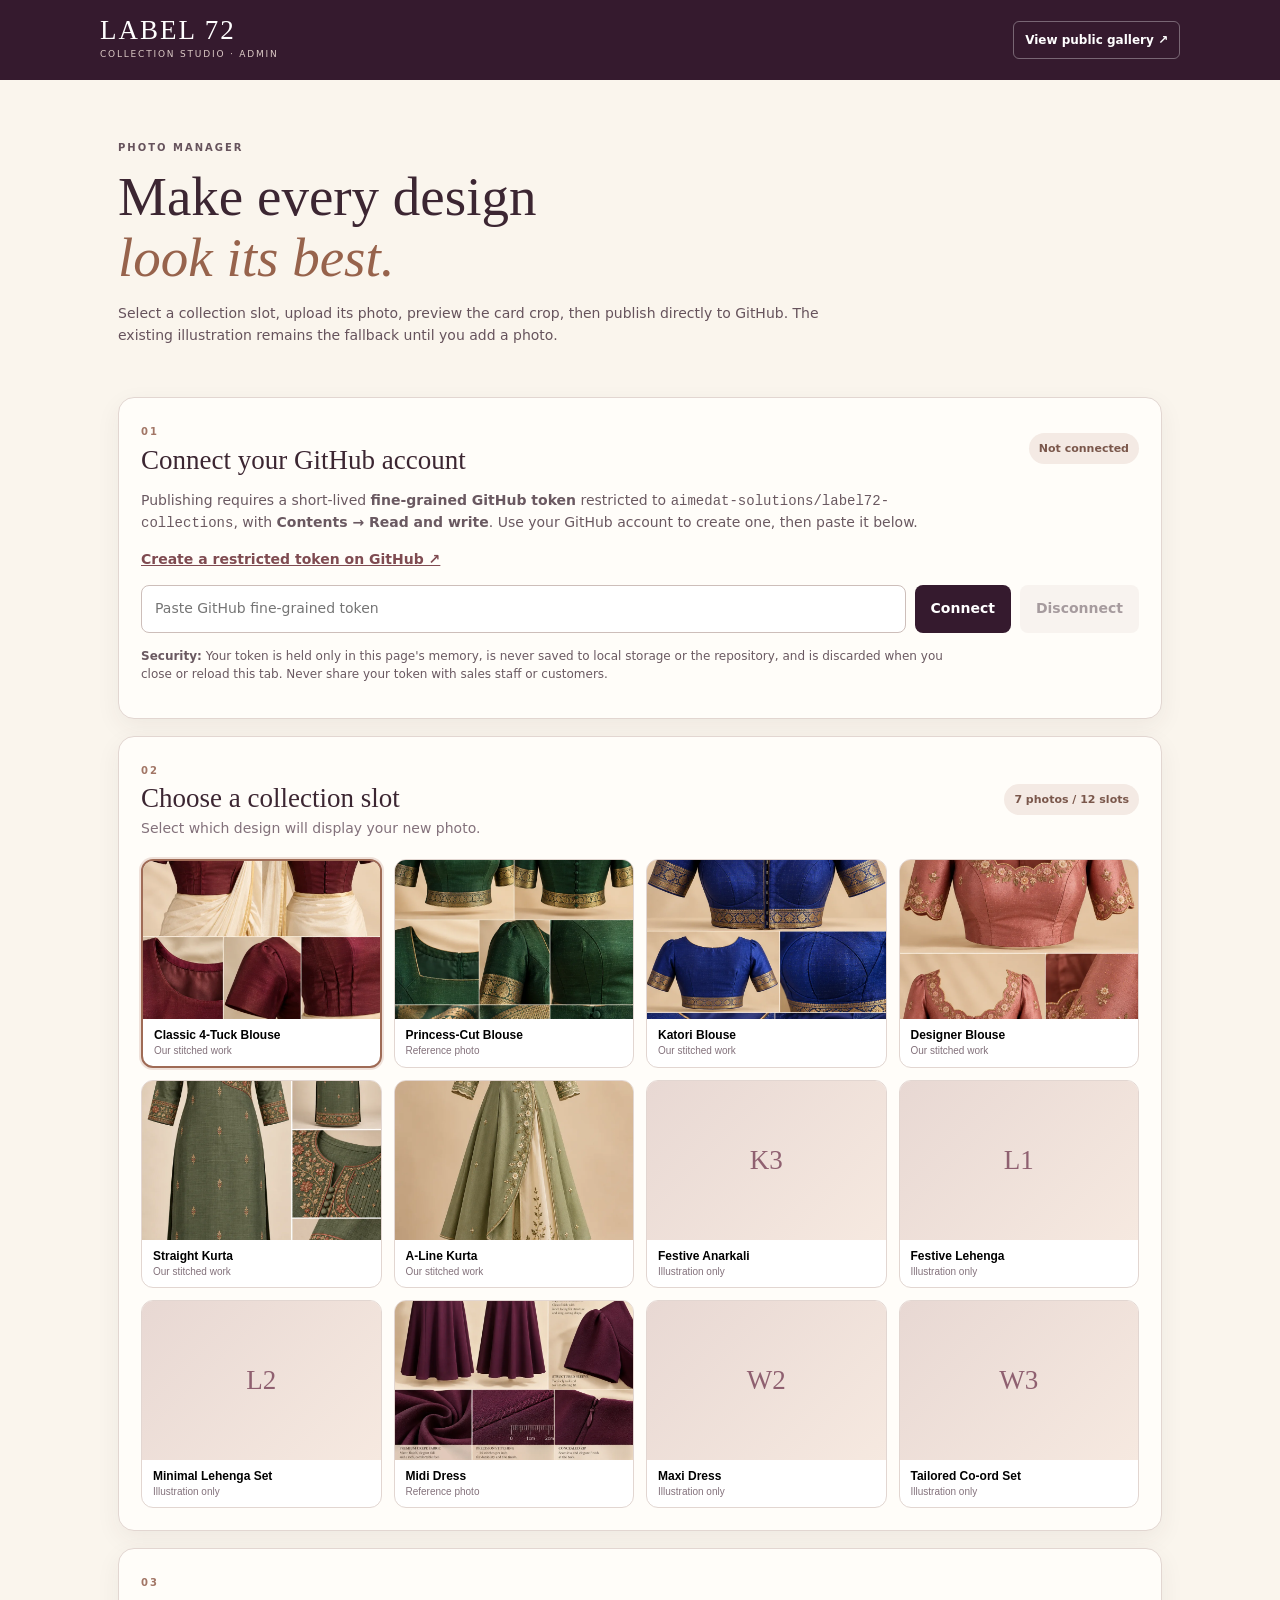
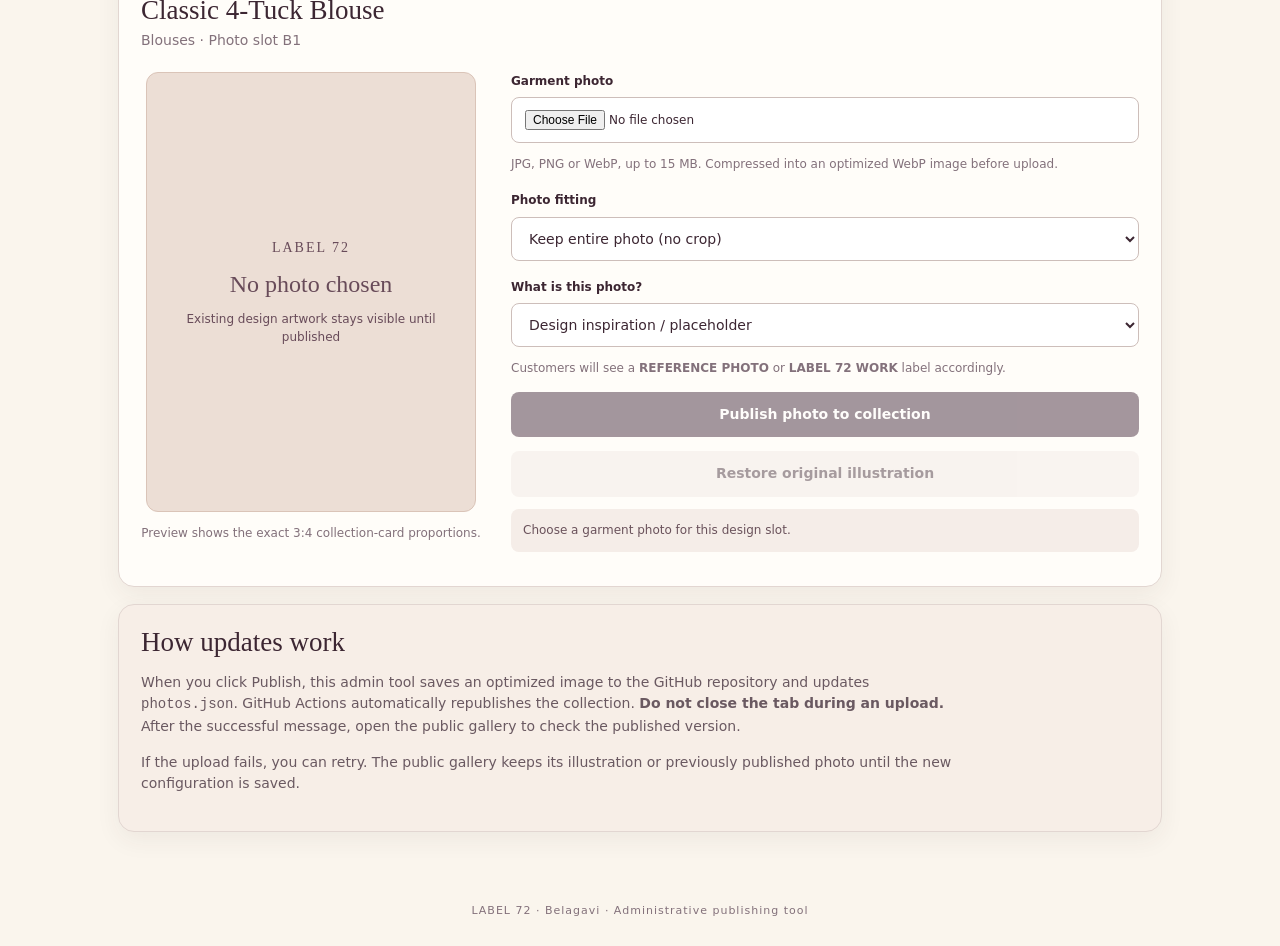
<file: admin/index.html>
<!DOCTYPE html>
<html lang="en">
<head>
<meta charset="utf-8">
<meta name="viewport" content="width=device-width,initial-scale=1">
<meta name="robots" content="noindex,nofollow">
<meta name="theme-color" content="#351a2e">
<meta http-equiv="Content-Security-Policy" content="default-src 'none'; base-uri 'none'; object-src 'none'; form-action 'none'; script-src 'self'; style-src 'self'; img-src 'self' blob: data:; connect-src 'self' https://api.github.com">
<title>Photo Manager · Label 72</title>
<link rel="stylesheet" href="./admin.css">
<script defer src="./admin.js"></script>
</head>
<body>
<header class="topbar"><div><span class="brand">LABEL 72</span><span class="subhead">COLLECTION STUDIO · ADMIN</span></div><a class="previewLink" href="../" target="_blank" rel="noopener noreferrer">View public gallery ↗</a></header>
<main class="layout">
 <section class="intro">
  <p class="eyebrow">PHOTO MANAGER</p>
  <h1>Make every design<br><em>look its best.</em></h1>
  <p>Select a collection slot, upload its photo, preview the card crop, then publish directly to GitHub. The existing illustration remains the fallback until you add a photo.</p>
 </section>
 <section class="authbox" aria-labelledby="authTitle">
  <div class="authTitle"><div><span class="step">01</span><h2 id="authTitle">Connect your GitHub account</h2></div><span id="connectionState" class="state">Not connected</span></div>
  <p>Publishing requires a short-lived <b>fine-grained GitHub token</b> restricted to <code>aimedat-solutions/label72-collections</code>, with <b>Contents → Read and write</b>. Use your GitHub account to create one, then paste it below.</p>
  <a class="hintLink" target="_blank" rel="noopener noreferrer" href="https://github.com/settings/personal-access-tokens/new">Create a restricted token on GitHub ↗</a>
  <div class="tokenrow"><label for="tokenInput" class="sr-only">GitHub personal access token</label><input id="tokenInput" type="password" autocomplete="off" spellcheck="false" placeholder="Paste GitHub fine-grained token"><button id="connectBtn" class="button accent">Connect</button><button id="disconnectBtn" class="button light" disabled>Disconnect</button></div>
  <p class="small muted"><b>Security:</b> Your token is held only in this page's memory, is never saved to local storage or the repository, and is discarded when you close or reload this tab. Never share your token with sales staff or customers.</p>
 </section>
 <section class="workspace">
  <div class="workspaceHead"><div><span class="step">02</span><h2>Choose a collection slot</h2><p>Select which design will display your new photo.</p></div><span id="slotTotal" class="pill">12 slots</span></div>
  <div class="slotGrid" id="slots" aria-label="Collection design slots"></div>
 </section>
 <section class="editor" aria-label="Image editor">
  <div class="workspaceHead"><div><span class="step">03</span><h2 id="selectedTitle">Classic 4-Tuck Blouse</h2><p id="selectedSubtitle">Choose a photo for this slot.</p></div></div>
  <div class="editorColumns">
   <div class="previewBox"><div class="photoFrame" id="photoFrame"><canvas id="previewCanvas" width="900" height="1200" hidden></canvas><div id="placeholder" class="placeholder"><span>LABEL 72</span><strong>No photo chosen</strong><small>Existing design artwork stays visible until published</small></div></div><p class="muted small">Preview shows the exact 3:4 collection-card proportions.</p></div>
   <div class="controls">
    <label class="fieldLabel" for="photoInput">Garment photo</label><input id="photoInput" type="file" accept="image/jpeg,image/png,image/webp" aria-describedby="uploadHelp"><p id="uploadHelp" class="small muted">JPG, PNG or WebP, up to 15 MB. Compressed into an optimized WebP image before upload.</p>
    <label class="fieldLabel" for="fitMode">Photo fitting</label><select id="fitMode"><option value="contain">Keep entire photo (no crop)</option><option value="cover">Fill the card (centre crop)</option></select>
    <label class="fieldLabel" for="photoKind">What is this photo?</label><select id="photoKind"><option value="reference">Design inspiration / placeholder</option><option value="work">Actual garment stitched by Label 72</option></select>
    <p class="small muted">Customers will see a <b>REFERENCE PHOTO</b> or <b>LABEL 72 WORK</b> label accordingly.</p>
    <button id="publishBtn" class="button accent full" disabled>Publish photo to collection</button>
    <button id="removeBtn" class="button light full" disabled>Restore original illustration</button>
    <p id="status" class="status" role="status" aria-live="polite">Choose a slot and upload a photo to begin.</p>
   </div>
  </div>
 </section>
 <section class="footnote"><h2>How updates work</h2><p>When you click Publish, this admin tool saves an optimized image to the GitHub repository and updates <code>photos.json</code>. GitHub Actions automatically republishes the collection. <b>Do not close the tab during an upload.</b> After the successful message, open the public gallery to check the published version.</p><p>If the upload fails, you can retry. The public gallery keeps its illustration or previously published photo until the new configuration is saved.</p></section>
</main>
<footer>LABEL 72 · Belagavi · Administrative publishing tool</footer>
</body>
</html>
</file>
<file: admin/admin.css>
:root{--plum:#351a2e;--cream:#faf5ed;--ink:#3c2632;--muted:#83717b;--border:#e2d6d1;--accent:#9f6b56}*{box-sizing:border-box}body{margin:0;background:var(--cream);font:14px/1.55 system-ui,-apple-system,Segoe UI,sans-serif;color:var(--ink)}a{color:inherit}.topbar{display:flex;justify-content:space-between;align-items:center;padding:18px max(18px,calc((100vw - 1080px)/2));background:var(--plum);color:white;gap:12px}.brand{display:block;font:27px/.9 Georgia,serif;letter-spacing:2px}.subhead{display:block;font-size:9px;letter-spacing:1.8px;color:#dccac6;margin-top:6px}.previewLink{color:white;font-weight:700;font-size:12px;text-decoration:none;border:1px solid #ffffff55;padding:9px 11px;border-radius:6px}.layout{max-width:1080px;margin:auto;padding:22px 18px 70px}.intro{padding:28px 0 20px}.eyebrow{color:var(--accent);font-weight:800;letter-spacing:2px;font-size:10px}.intro h1{font:normal clamp(31px,5vw,55px)/1.12 Georgia,serif;margin:7px 0}.intro h1 em{font-weight:normal;color:#97634c}.intro p{max-width:720px;color:#66535c}.authbox,.workspace,.editor,.footnote{border:1px solid var(--border);background:#fffdf9;border-radius:16px;padding:22px;margin-top:17px;box-shadow:0 8px 24px #3e2a3010}.authTitle,.workspaceHead{display:flex;justify-content:space-between;align-items:center;gap:15px}.authTitle h2,.workspaceHead h2,.footnote h2{font:normal 27px Georgia,serif;margin:0}.workspaceHead p{margin:4px 0 0;color:var(--muted)}.step{display:inline-block;color:#a27666;font-size:10px;font-weight:800;letter-spacing:2px;margin-bottom:5px}.state,.pill{white-space:nowrap;background:#f4eae4;color:#7a574b;padding:7px 10px;border-radius:20px;font-weight:700;font-size:11px}.state.connected{background:#e6f3e9;color:#25613f}.authbox>p,.footnote p{max-width:820px;color:#6a5961}.hintLink{font-weight:700;color:#7f4b51}.tokenrow{display:flex;flex-wrap:wrap;gap:9px;margin:14px 0}.tokenrow input{flex:1;min-width:210px}.button,input,select{font:inherit}.tokenrow input,select,input[type=file]{border:1px solid #cdbeba;padding:12px 13px;border-radius:8px;background:white;color:var(--ink)}input[type=file]{width:100%;font-size:12px}.button{border:0;padding:12px 16px;border-radius:8px;font-weight:800;cursor:pointer}.button.accent{background:var(--plum);color:white}.button.light{background:#f1e9e4;color:var(--ink)}.button:disabled{opacity:.45;cursor:not-allowed}.muted{color:var(--muted)}.small{font-size:12px}.slotGrid{display:grid;grid-template-columns:repeat(4,minmax(0,1fr));gap:12px;margin-top:19px}.slot{border:1px solid var(--border);border-radius:12px;padding:0;text-align:left;cursor:pointer;background:white;overflow:hidden;transition:border-color .1s,box-shadow .1s}.slot.selected{border:2px solid var(--accent);box-shadow:0 0 0 2px #bb82733b}.slotThumb{aspect-ratio:3/2;background:linear-gradient(135deg,#e8d8d3,#f6e9e0);display:flex;justify-content:center;align-items:center;overflow:hidden;color:#8f6070;font:normal 27px Georgia,serif}.slotThumb img{height:100%;width:100%;object-fit:cover}.slotLabel{padding:9px 11px}.slotLabel strong{display:block;font-size:12px}.slotLabel span{font-size:10px;color:var(--muted)}.pill{align-self:center}.editorColumns{display:grid;grid-template-columns:minmax(220px,340px) minmax(250px,1fr);gap:30px;margin-top:20px}.previewBox{text-align:center}.photoFrame{aspect-ratio:3/4;max-width:330px;margin:auto;border-radius:12px;overflow:hidden;background:#ecded5;border:1px solid #dac4b8}.photoFrame canvas{width:100%;height:100%;object-fit:cover}.placeholder{height:100%;display:flex;align-items:center;justify-content:center;flex-direction:column;gap:12px;text-align:center;padding:20px;color:#684b59}.placeholder span{font-family:Georgia,serif;letter-spacing:2px}.placeholder strong{font:normal 24px Georgia,serif}.placeholder small{font-size:12px}.controls{min-width:0}.controls .fieldLabel{display:block;margin:17px 0 7px;font-weight:800;font-size:12px}.controls .fieldLabel:first-child{margin-top:0}.controls select{width:100%}.full{display:block;width:100%;margin-top:14px}.status{font-size:12px;padding:12px;border-radius:8px;background:#f5ede8;color:#6a525b}.status.error{background:#fff0ec;color:#a03830}.status.success{background:#e8f5e8;color:#266442}.footnote{background:#f7eee7}footer{font-size:11px;letter-spacing:1px;text-align:center;color:var(--muted);padding:0 20px 30px}.sr-only{position:absolute;width:1px;height:1px;overflow:hidden;clip:rect(0,0,0,0);white-space:nowrap}@media(max-width:800px){.slotGrid{grid-template-columns:repeat(3,minmax(0,1fr))}.editorColumns{grid-template-columns:1fr;gap:18px}.photoFrame{max-width:270px}}@media(max-width:500px){.slotGrid{grid-template-columns:repeat(2,minmax(0,1fr))}.authbox,.workspace,.editor,.footnote{padding:16px}.authTitle{align-items:flex-start}.authTitle h2,.workspaceHead h2{font-size:23px}.layout{padding:16px 12px 45px}.topbar{padding:14px 12px}}
</file>
